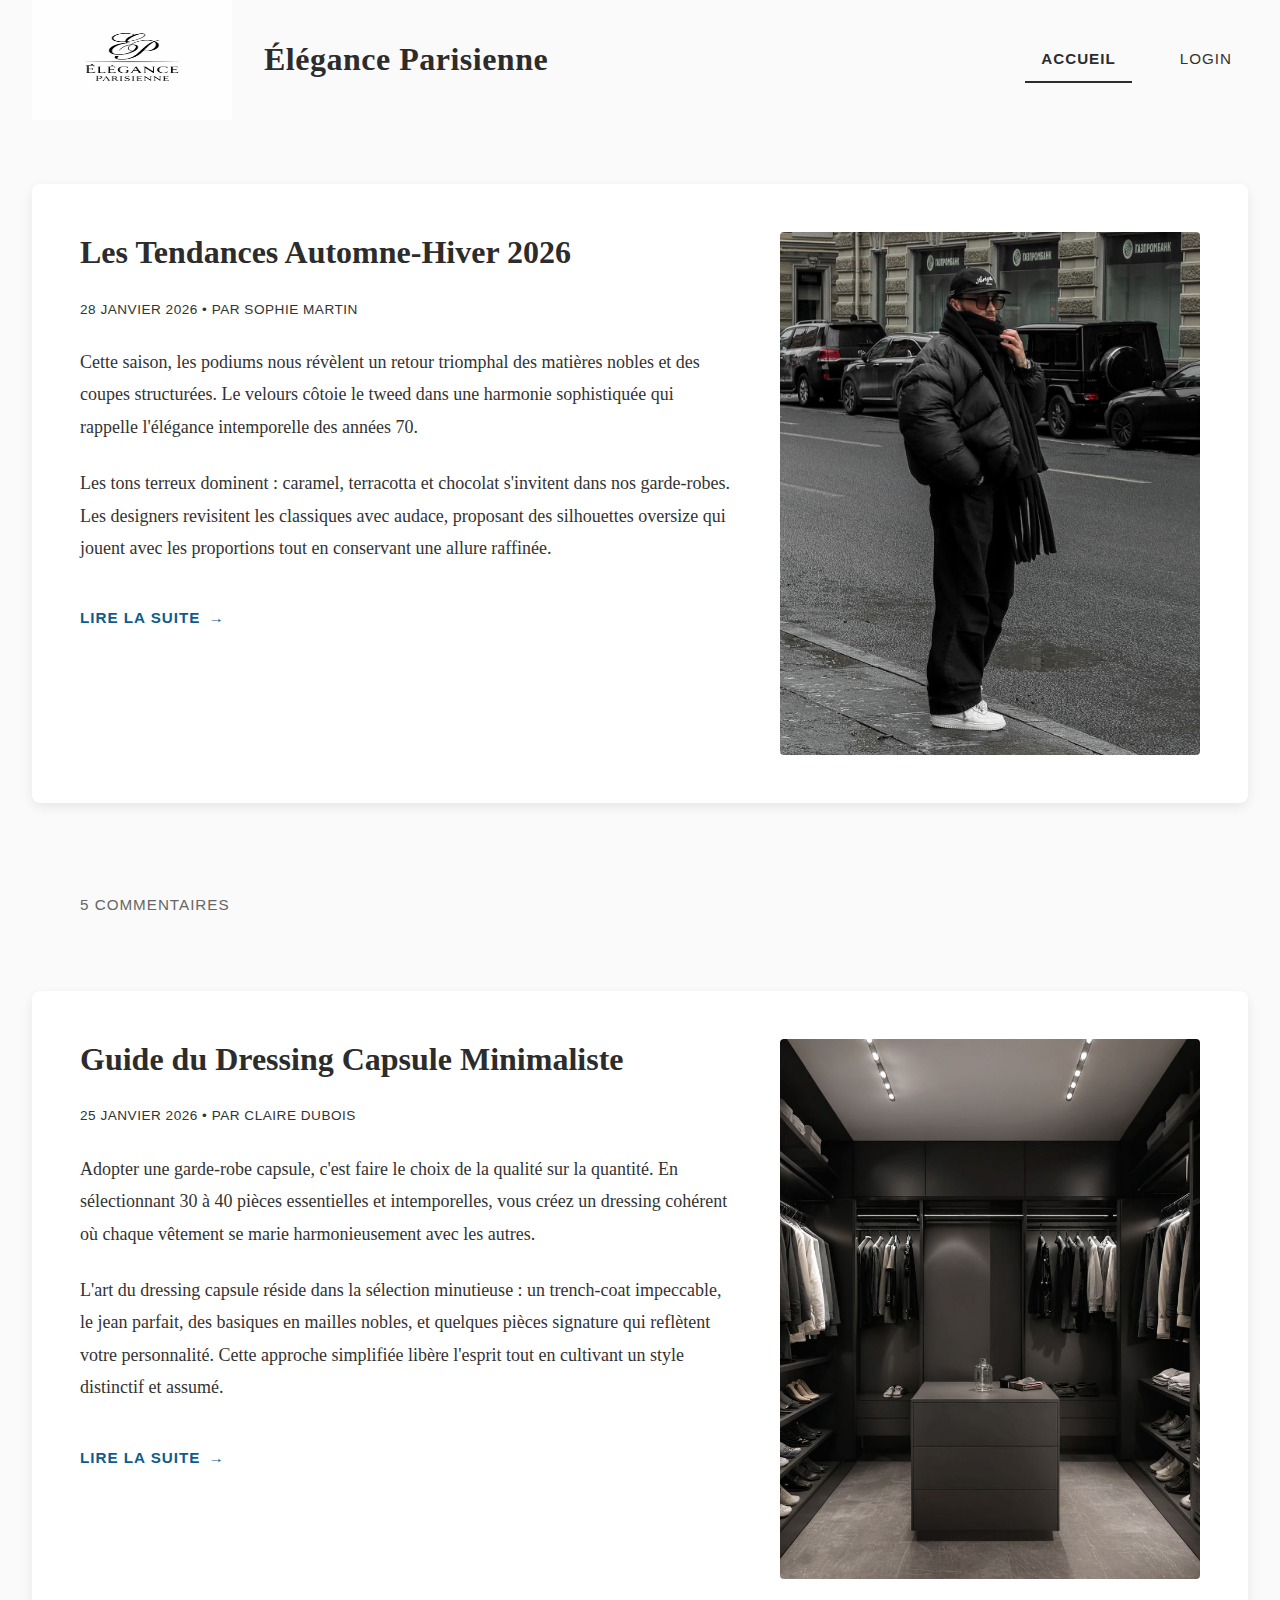
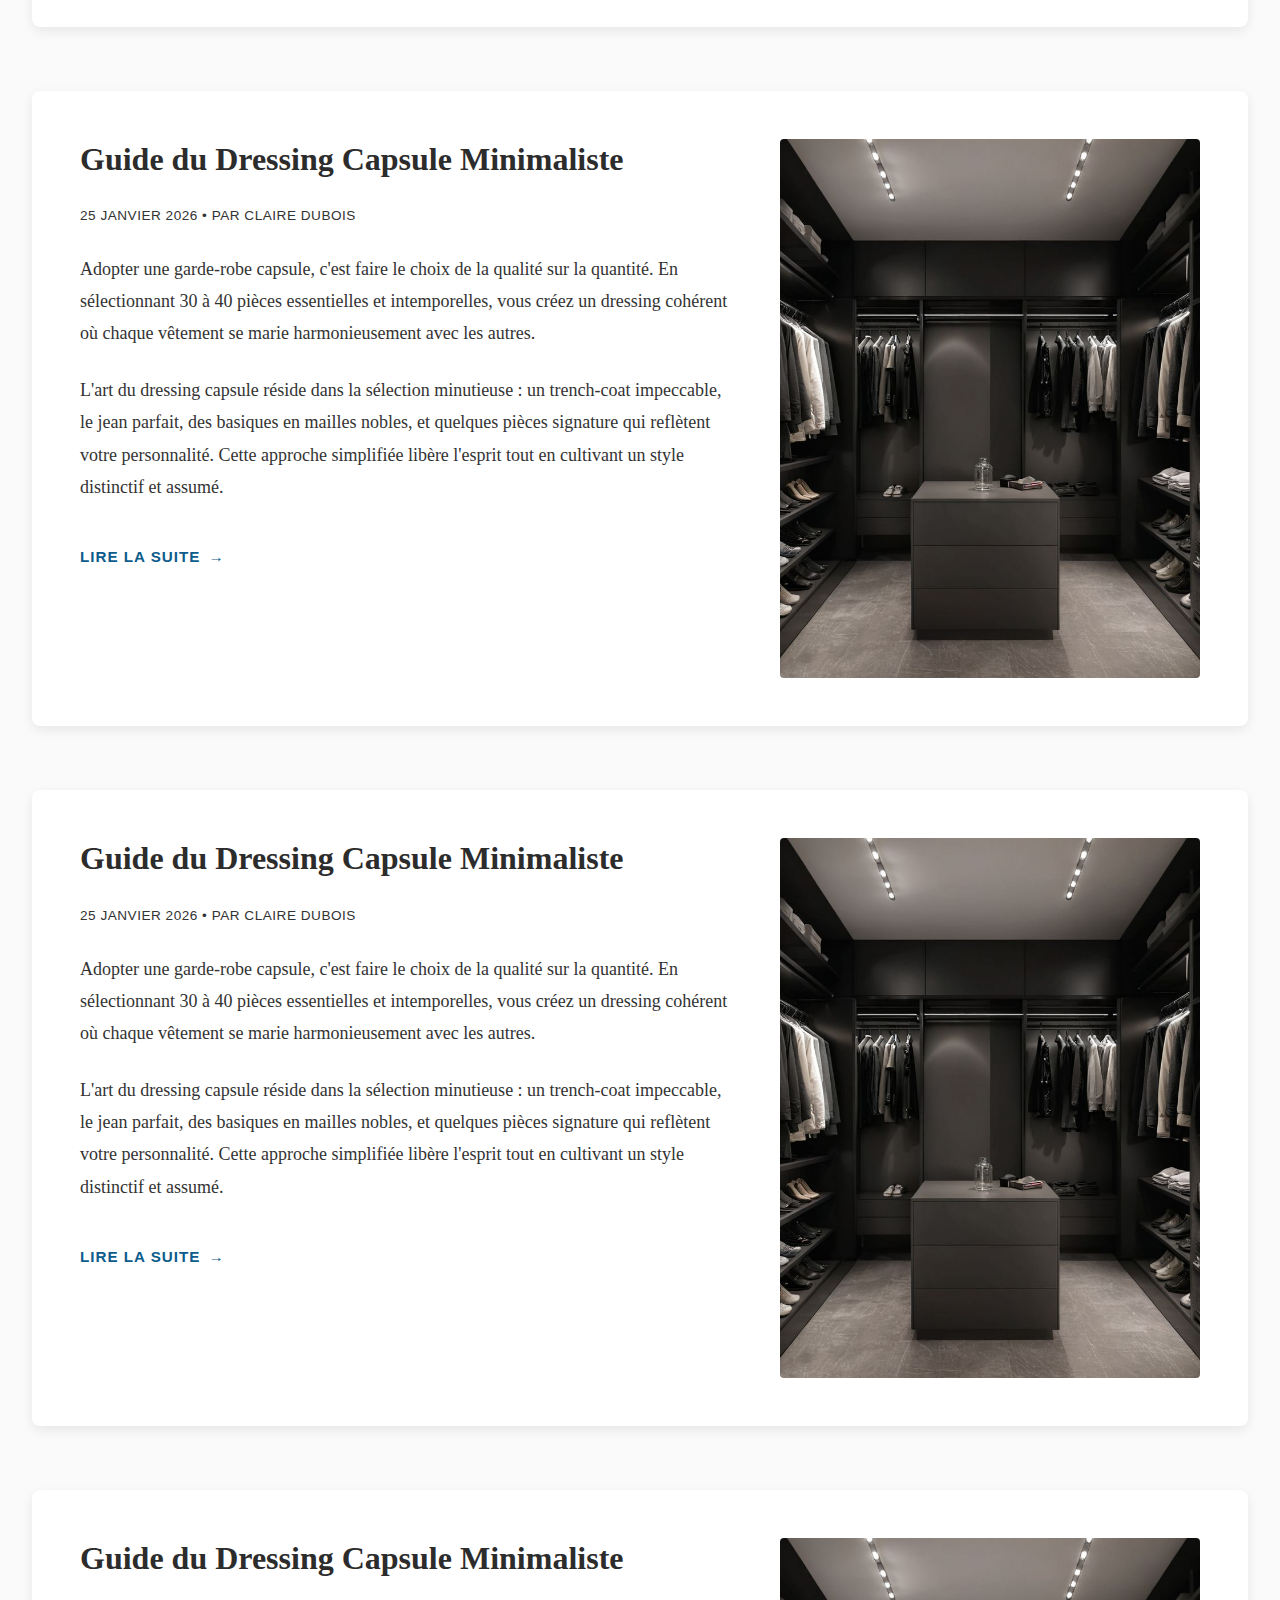
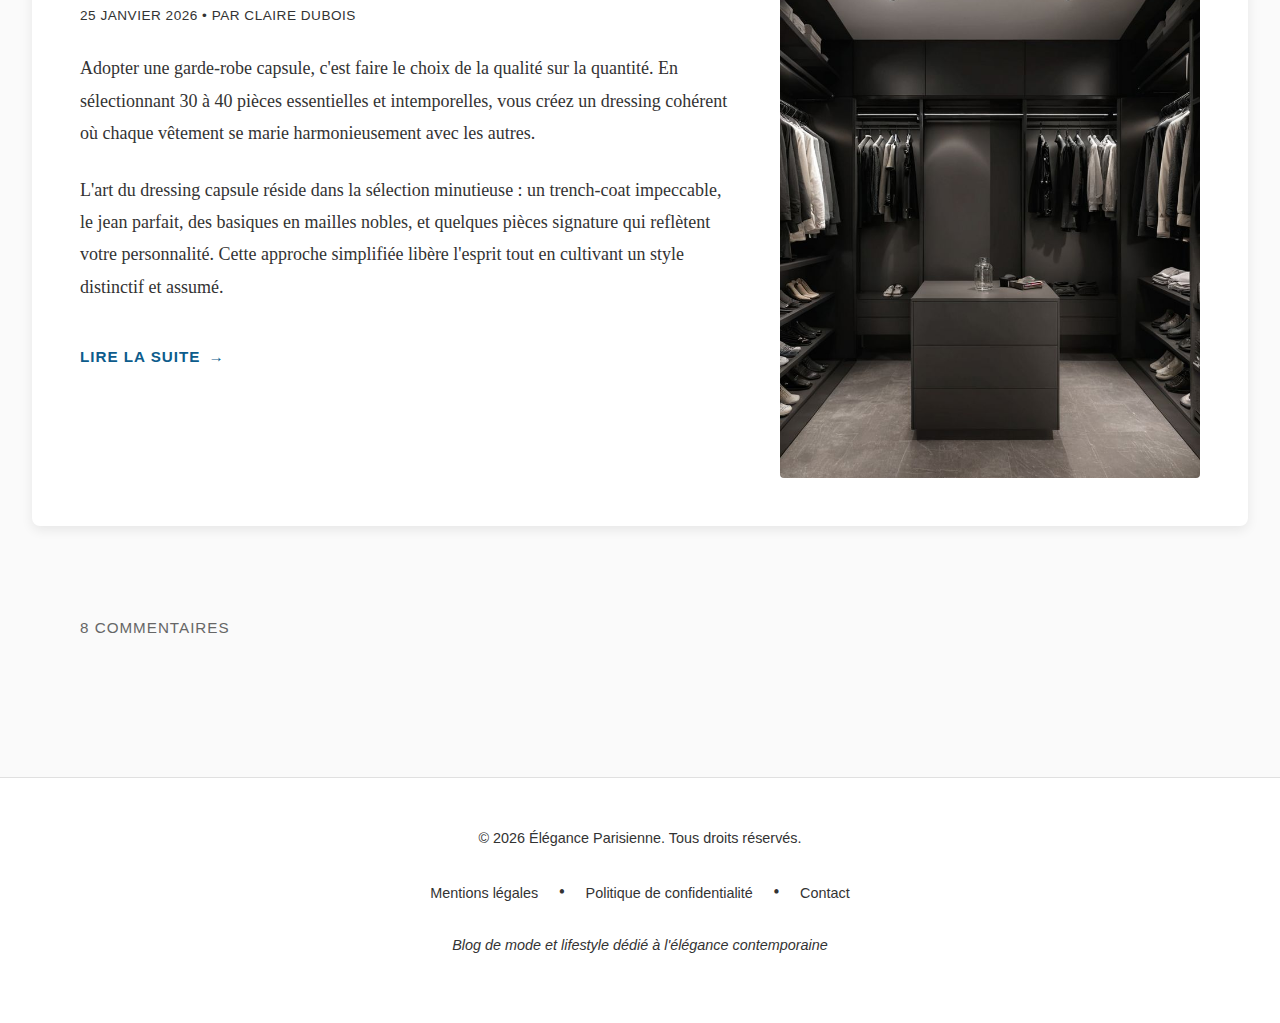
<file: styles/index.html>
<!DOCTYPE html>
<html lang="fr">
<head>
    <meta charset="UTF-8">
    <meta name="viewport" content="width=device-width, initial-scale=1.0">
    <meta name="description" content="Blog de mode élégant proposant des articles sur les dernières tendances, conseils de style et inspirations fashion">
    <title>Élégance Parisienne - Blog Mode & Style</title>
    <link rel="stylesheet" href="global.css">
</head>
<body>
<!-- Header principal -->
<header>
    <div class="header-container">
        <div class="logo-container">
            <img src="logo.png"
                 alt="Logo Élégance Parisienne - Retour à l'accueil"
                 width="200"
                 height="120">
        </div>
        <h1 class="site-title">Élégance Parisienne</h1>
        <nav role="navigation" >
            <a href="index.html" aria-current="page" class="nav-link">Accueil</a>
            <a href="login.html" class="nav-link login-link">Login</a>
        </nav>
    </div>
</header>

<!-- Contenu principal -->
<main role="main" >
    <div class="main-container">

        <!-- Article 1 -->
        <article class="blog-article" aria-labelledby="article1-title">
            <div class="article-content">
                <h2 id="article1-title">Les Tendances Automne-Hiver 2026</h2>
                <p class="article-meta">
                    <time datetime="2026-01-28">28 janvier 2026</time> •
                    <span>Par Sophie Martin</span>
                </p>
                <p>Cette saison, les podiums nous révèlent un retour triomphal des matières nobles et des coupes structurées. Le velours côtoie le tweed dans une harmonie sophistiquée qui rappelle l'élégance intemporelle des années 70.</p>
                <p>Les tons terreux dominent : caramel, terracotta et chocolat s'invitent dans nos garde-robes. Les designers revisitent les classiques avec audace, proposant des silhouettes oversize qui jouent avec les proportions tout en conservant une allure raffinée.</p>
                <a href="article1.html" class="read-more" aria-label="Lire l'article complet sur les tendances Automne-Hiver 2026">
                    Lire la suite <span aria-hidden="true">→</span>
                </a>
            </div>
            <div class="article-image" role="img" aria-label="Image d'illustration montrant les tendances mode automne-hiver">
                <img src="automneHiver.jpg"
                     alt="Collection automne-hiver présentant des pièces en velours et tweed">
            </div>
        </article>

        <div class="comments-section" >
            <h3 id="comments1-title" class="comments-title">5 commentaires</h3>
        </div>

        <!-- Article 2 -->
        <article class="blog-article">
            <div class="article-content">
                <h2 id="article2-title">Guide du Dressing Capsule Minimaliste</h2>
                <p class="article-meta">
                    <time datetime="2026-01-25">25 janvier 2026</time> •
                    <span>Par Claire Dubois</span>
                </p>
                <p>Adopter une garde-robe capsule, c'est faire le choix de la qualité sur la quantité. En sélectionnant 30 à 40 pièces essentielles et intemporelles, vous créez un dressing cohérent où chaque vêtement se marie harmonieusement avec les autres.</p>
                <p>L'art du dressing capsule réside dans la sélection minutieuse : un trench-coat impeccable, le jean parfait, des basiques en mailles nobles, et quelques pièces signature qui reflètent votre personnalité. Cette approche simplifiée libère l'esprit tout en cultivant un style distinctif et assumé.</p>
                <a href="article2.html" class="read-more" aria-label="Lire l'article complet sur le dressing capsule minimaliste">
                    Lire la suite <span>→</span>
                </a>
            </div>
            <div class="article-image" role="img" aria-label="Image d'illustration d'un dressing minimaliste organisé">
                <img src="dressing1.jpg"
                     alt="Dressing organisé avec pièces essentielles de qualité">
            </div>
        </article>


        <!-- Article 3 -->
        <article class="blog-article" >
            <div class="article-content">
                <h2 id="article3-title">Guide du Dressing Capsule Minimaliste</h2>
                <p class="article-meta">
                    <time datetime="2026-01-25">25 janvier 2026</time> •
                    <span>Par Claire Dubois</span>
                </p>
                <p>Adopter une garde-robe capsule, c'est faire le choix de la qualité sur la quantité. En sélectionnant 30 à 40 pièces essentielles et intemporelles, vous créez un dressing cohérent où chaque vêtement se marie harmonieusement avec les autres.</p>
                <p>L'art du dressing capsule réside dans la sélection minutieuse : un trench-coat impeccable, le jean parfait, des basiques en mailles nobles, et quelques pièces signature qui reflètent votre personnalité. Cette approche simplifiée libère l'esprit tout en cultivant un style distinctif et assumé.</p>
                <a href="article3.html" class="read-more" aria-label="Lire l'article complet sur le dressing capsule minimaliste">
                    Lire la suite <span>→</span>
                </a>
            </div>
            <div class="article-image" role="img" aria-label="Image d'illustration d'un dressing minimaliste organisé">
                <img src="dressing1.jpg"
                    >
            </div>
        </article>



        <!-- Article 4 -->
        <article class="blog-article" aria-labelledby="article2-title">
            <div class="article-content">
                <h2 id="article4-title">Guide du Dressing Capsule Minimaliste</h2>
                <p class="article-meta">
                    <time datetime="2026-01-25">25 janvier 2026</time> •
                    <span>Par Claire Dubois</span>
                </p>
                <p>Adopter une garde-robe capsule, c'est faire le choix de la qualité sur la quantité. En sélectionnant 30 à 40 pièces essentielles et intemporelles, vous créez un dressing cohérent où chaque vêtement se marie harmonieusement avec les autres.</p>
                <p>L'art du dressing capsule réside dans la sélection minutieuse : un trench-coat impeccable, le jean parfait, des basiques en mailles nobles, et quelques pièces signature qui reflètent votre personnalité. Cette approche simplifiée libère l'esprit tout en cultivant un style distinctif et assumé.</p>
                <a href="article4.html" class="read-more" aria-label="Lire l'article complet sur le dressing capsule minimaliste">
                    Lire la suite <span>→</span>
                </a>
            </div>
            <div class="article-image" role="img" aria-label="Image d'illustration d'un dressing minimaliste organisé">
                <img src="dressing1.jpg"
                     >
            </div>
        </article>




        <!-- Article 5 -->
        <article class="blog-article" >
            <div class="article-content">
                <h2 id="article5-title">Guide du Dressing Capsule Minimaliste</h2>
                <p class="article-meta" >
                    <time datetime="2026-01-25">25 janvier 2026</time> •
                    <span>Par Claire Dubois</span>
                </p>
                <p>Adopter une garde-robe capsule, c'est faire le choix de la qualité sur la quantité. En sélectionnant 30 à 40 pièces essentielles et intemporelles, vous créez un dressing cohérent où chaque vêtement se marie harmonieusement avec les autres.</p>
                <p>L'art du dressing capsule réside dans la sélection minutieuse : un trench-coat impeccable, le jean parfait, des basiques en mailles nobles, et quelques pièces signature qui reflètent votre personnalité. Cette approche simplifiée libère l'esprit tout en cultivant un style distinctif et assumé.</p>
                <a href="article5.html" class="read-more" aria-label="Lire l'article complet sur le dressing capsule minimaliste">
                    Lire la suite <span aria-hidden="true">→</span>
                </a>
            </div>
            <div class="article-image" role="img" aria-label="Image d'illustration d'un dressing minimaliste organisé">
                <img src="dressing1.jpg"
                    >
            </div>
        </article>


        <div class="comments-section" >
            <h3 id="comments2-title" class="comments-title">8 commentaires</h3>
        </div>

    </div>
</main>

<!-- Footer -->
<footer role="contentinfo">
    <div class="footer-container">
        <div class="footer-content">
            <p>&copy; 2026 Élégance Parisienne. Tous droits réservés.</p>
            <nav aria-label="Navigation secondaire du pied de page">
                <a href="mentions-legales.html">Mentions légales</a>
                <span aria-hidden="true">•</span>
                <a href="confidentialite.html">Politique de confidentialité</a>
                <span aria-hidden="true">•</span>
                <a href="contact.html">Contact</a>
            </nav>
            <p class="footer-description">Blog de mode et lifestyle dédié à l'élégance contemporaine</p>
        </div>
    </div>
</footer>

<a href="#main-content" class="skip-link">Aller au contenu principal</a>
</body>
</html>
</file>
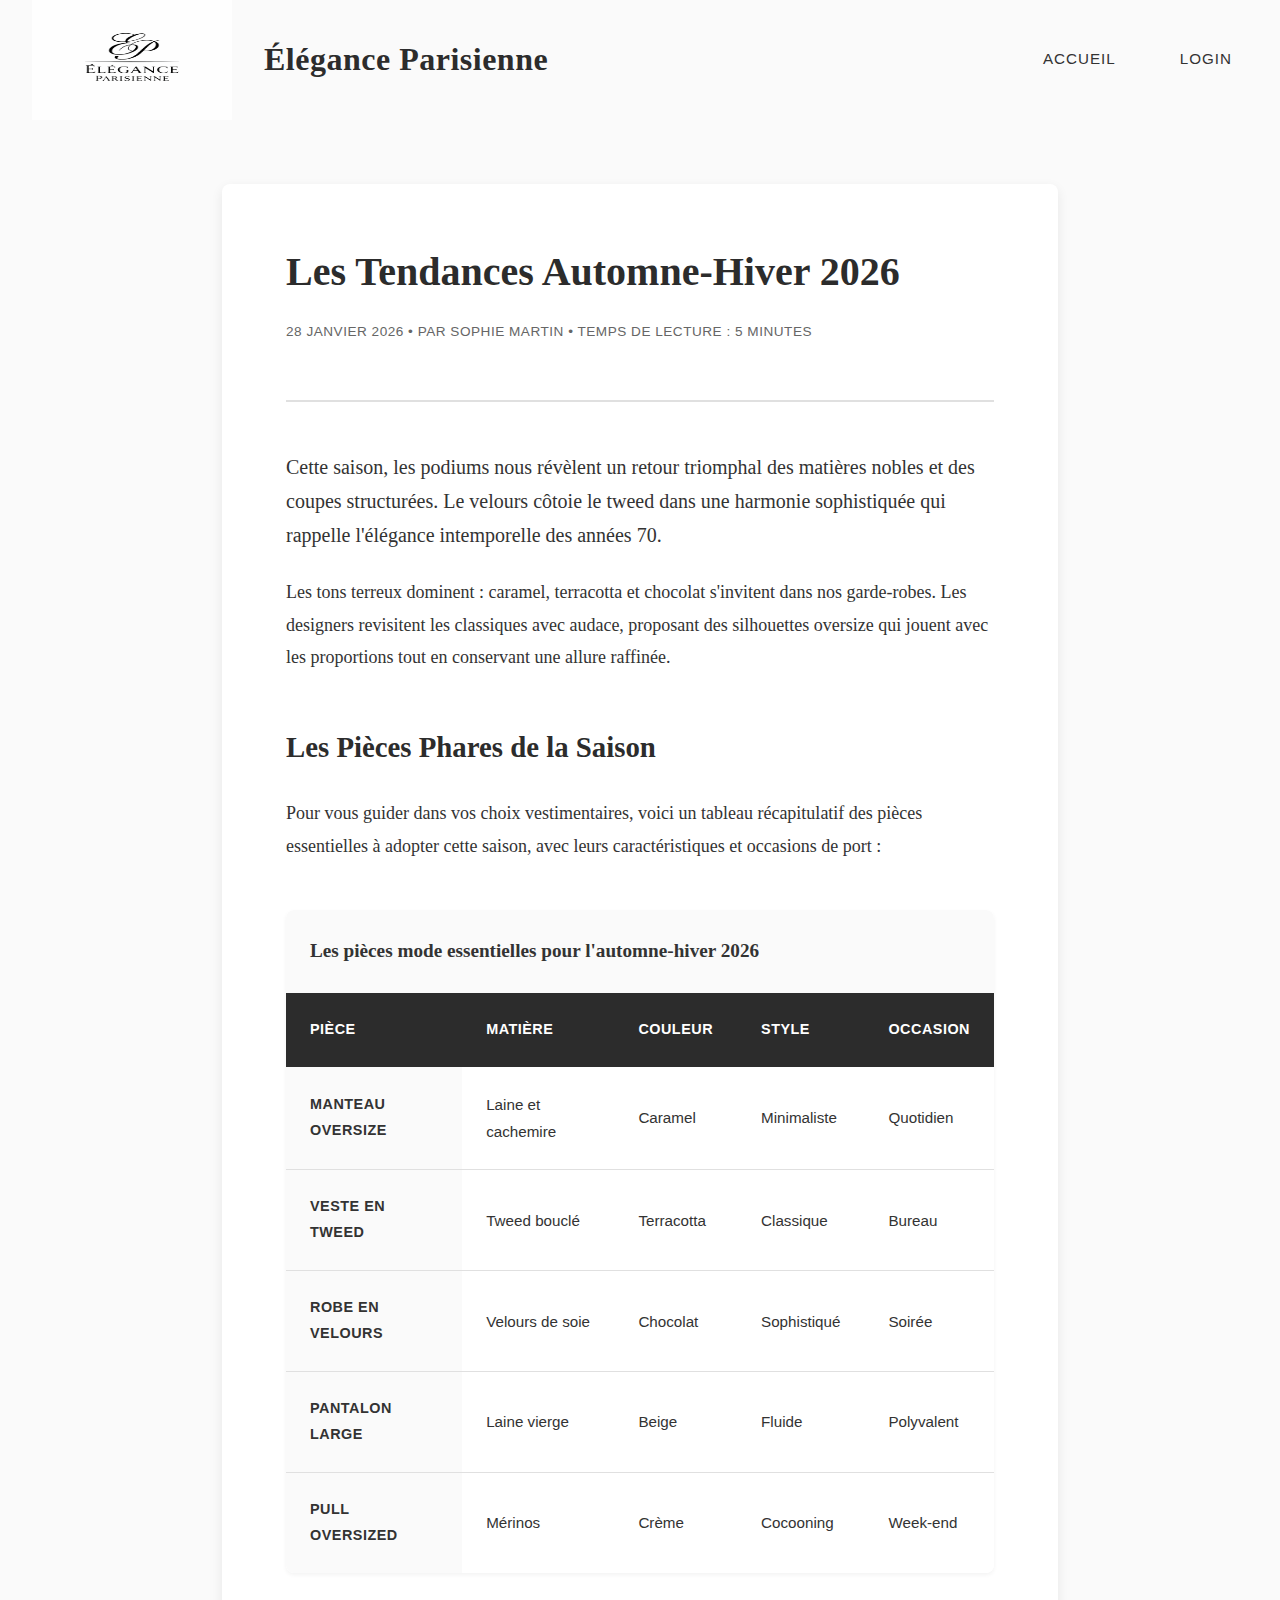
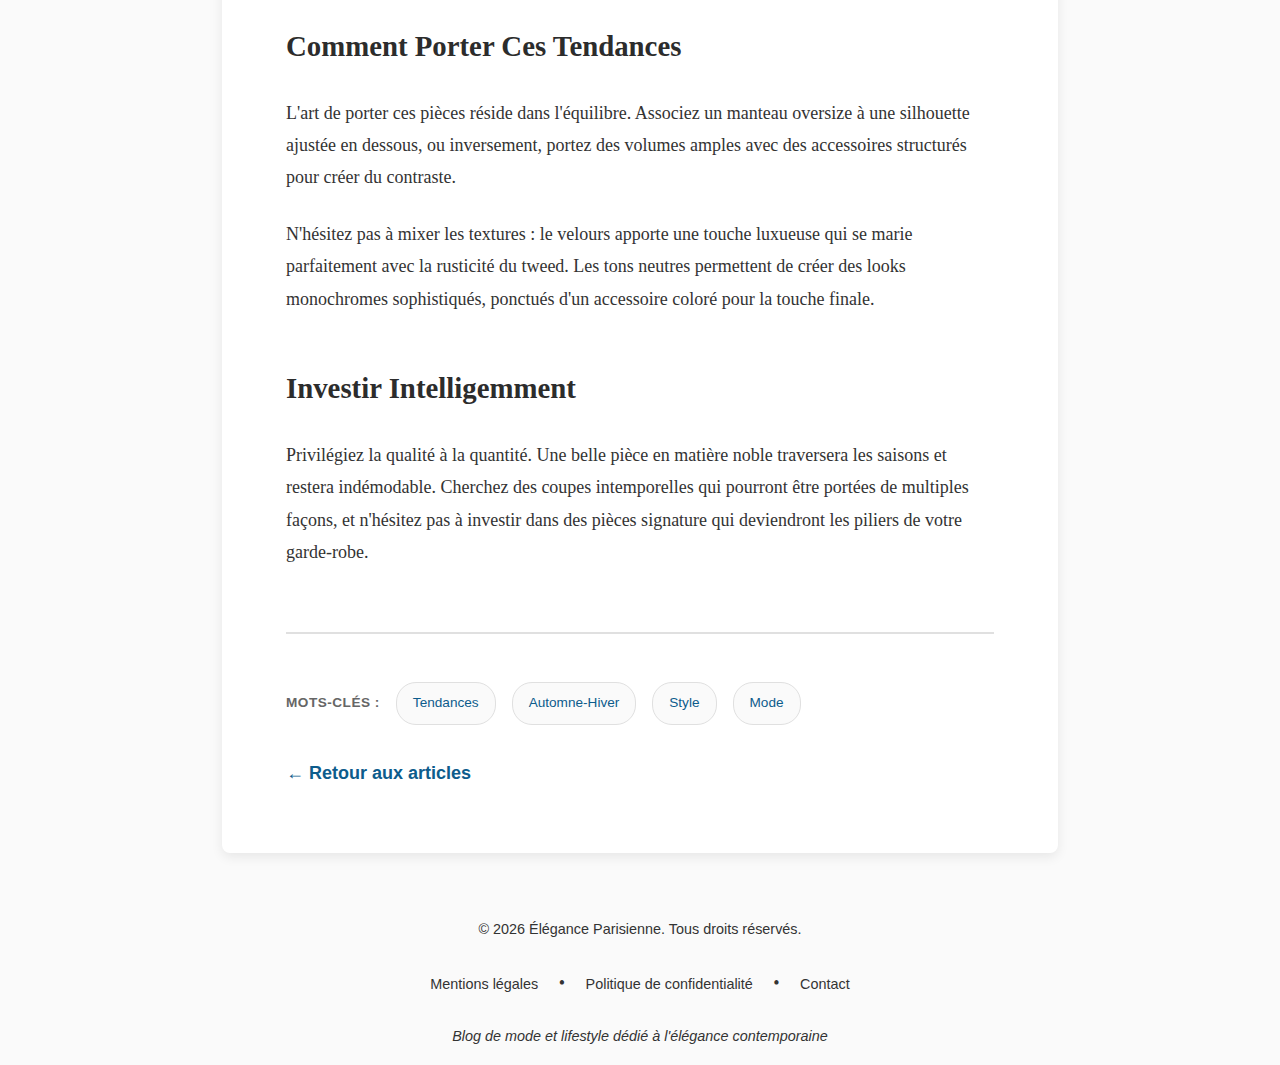
<file: styles/article1.html>
<!DOCTYPE html>
<html lang="fr">
<head>
    <meta charset="UTF-8">
    <meta name="viewport" content="width=device-width, initial-scale=1.0">
    <meta name="description" content="Les tendances mode automne-hiver 2026 : découvrez les pièces essentielles de la saison">
    <title>Les Tendances Automne-Hiver 2026 - Élégance Parisienne</title>
    <link rel="stylesheet" href="global.css">
</head>
<body>
<!-- Header -->
<header>
    <div class="header-container">
        <div class="logo-container">
            <a href="index.html">
                <img src="logo.png"
                     alt="Logo Élégance Parisienne - Retour à l'accueil"
                     width="200"
                     height="120">
            </a>
        </div>
        <h1 class="site-title">Élégance Parisienne</h1>
            <a href="index.html" class="nav-link">Accueil</a>
            <a href="login.html" class="nav-link login-link">Login</a>
    </div>
</header>

<!-- Contenu principal -->
<main>
    <div class="article-page-container">

        <article class="full-article" aria-labelledby="main-article-title">
            <header class="article-header">
                <h1 id="main-article-title">Les Tendances Automne-Hiver 2026</h1>
                <p class="article-meta" >
                    <time datetime="2026-01-28">28 janvier 2026</time> •
                    <span>Par Sophie Martin</span> •
                    <span>Temps de lecture : 5 minutes</span>
                </p>
            </header>

            <div class="article-body">
                <p class="lead-paragraph">Cette saison, les podiums nous révèlent un retour triomphal des matières nobles et des coupes structurées. Le velours côtoie le tweed dans une harmonie sophistiquée qui rappelle l'élégance intemporelle des années 70.</p>

                <p>Les tons terreux dominent : caramel, terracotta et chocolat s'invitent dans nos garde-robes. Les designers revisitent les classiques avec audace, proposant des silhouettes oversize qui jouent avec les proportions tout en conservant une allure raffinée.</p>

                <h2>Les Pièces Phares de la Saison</h2>

                <p>Pour vous guider dans vos choix vestimentaires, voici un tableau récapitulatif des pièces essentielles à adopter cette saison, avec leurs caractéristiques et occasions de port :</p>

                <!-- Tableau accessible (Règle Opquast #231) -->
                <div class="table-container">
                    <table aria-describedby="table-caption">
                        <caption id="table-caption">
                            Les pièces mode essentielles pour l'automne-hiver 2026
                        </caption>
                        <thead>
                        <tr>
                            <th scope="col">Pièce</th>
                            <th scope="col">Matière</th>
                            <th scope="col">Couleur</th>
                            <th scope="col">Style</th>
                            <th scope="col">Occasion</th>
                        </tr>
                        </thead>
                        <tbody>
                        <tr>
                            <th scope="row">Manteau Oversize</th>
                            <td>Laine et cachemire</td>
                            <td>Caramel</td>
                            <td>Minimaliste</td>
                            <td>Quotidien</td>
                        </tr>
                        <tr>
                            <th scope="row">Veste en Tweed</th>
                            <td>Tweed bouclé</td>
                            <td>Terracotta</td>
                            <td>Classique</td>
                            <td>Bureau</td>
                        </tr>
                        <tr>
                            <th scope="row">Robe en Velours</th>
                            <td>Velours de soie</td>
                            <td>Chocolat</td>
                            <td>Sophistiqué</td>
                            <td>Soirée</td>
                        </tr>
                        <tr>
                            <th scope="row">Pantalon Large</th>
                            <td>Laine vierge</td>
                            <td>Beige</td>
                            <td>Fluide</td>
                            <td>Polyvalent</td>
                        </tr>
                        <tr>
                            <th scope="row">Pull Oversized</th>
                            <td>Mérinos</td>
                            <td>Crème</td>
                            <td>Cocooning</td>
                            <td>Week-end</td>
                        </tr>
                        </tbody>
                    </table>
                </div>

                <h2>Comment Porter Ces Tendances</h2>

                <p>L'art de porter ces pièces réside dans l'équilibre. Associez un manteau oversize à une silhouette ajustée en dessous, ou inversement, portez des volumes amples avec des accessoires structurés pour créer du contraste.</p>

                <p>N'hésitez pas à mixer les textures : le velours apporte une touche luxueuse qui se marie parfaitement avec la rusticité du tweed. Les tons neutres permettent de créer des looks monochromes sophistiqués, ponctués d'un accessoire coloré pour la touche finale.</p>

                <h2>Investir Intelligemment</h2>

                <p>Privilégiez la qualité à la quantité. Une belle pièce en matière noble traversera les saisons et restera indémodable. Cherchez des coupes intemporelles qui pourront être portées de multiples façons, et n'hésitez pas à investir dans des pièces signature qui deviendront les piliers de votre garde-robe.</p>
            </div>

            <footer class="article-footer">
                <div class="tags" role="navigation" aria-label="Étiquettes de l'article">
                    <span class="tags-label">Mots-clés :</span>
                    <a href="#" class="tag">Tendances</a>
                    <a href="#" class="tag">Automne-Hiver</a>
                    <a href="#" class="tag">Style</a>
                    <a href="#" class="tag">Mode</a>
                </div>

                <nav aria-label="Navigation entre articles" class="article-navigation">
                    <a href="index.html" class="back-link">← Retour aux articles</a>
                </nav>
            </footer>
        </article>

    </div>
</main>

<!-- Footer -->
<footer>
    <div class="footer-container">
        <div class="footer-content">
            <p>&copy; 2026 Élégance Parisienne. Tous droits réservés.</p>
            <nav aria-label="Navigation secondaire du pied de page">
                <a href="mentions-legales.html">Mentions légales</a>
                <span aria-hidden="true">•</span>
                <a href="confidentialite.html">Politique de confidentialité</a>
                <span aria-hidden="true">•</span>
                <a href="contact.html">Contact</a>
            </nav>
            <p class="footer-description">Blog de mode et lifestyle dédié à l'élégance contemporaine</p>
        </div>
    </div>
</footer>

<!-- Lien d'évitement (Règle Opquast #6) -->
<a href="#main-content" class="skip-link">Aller au contenu principal</a>
</body>
</html>
</file>
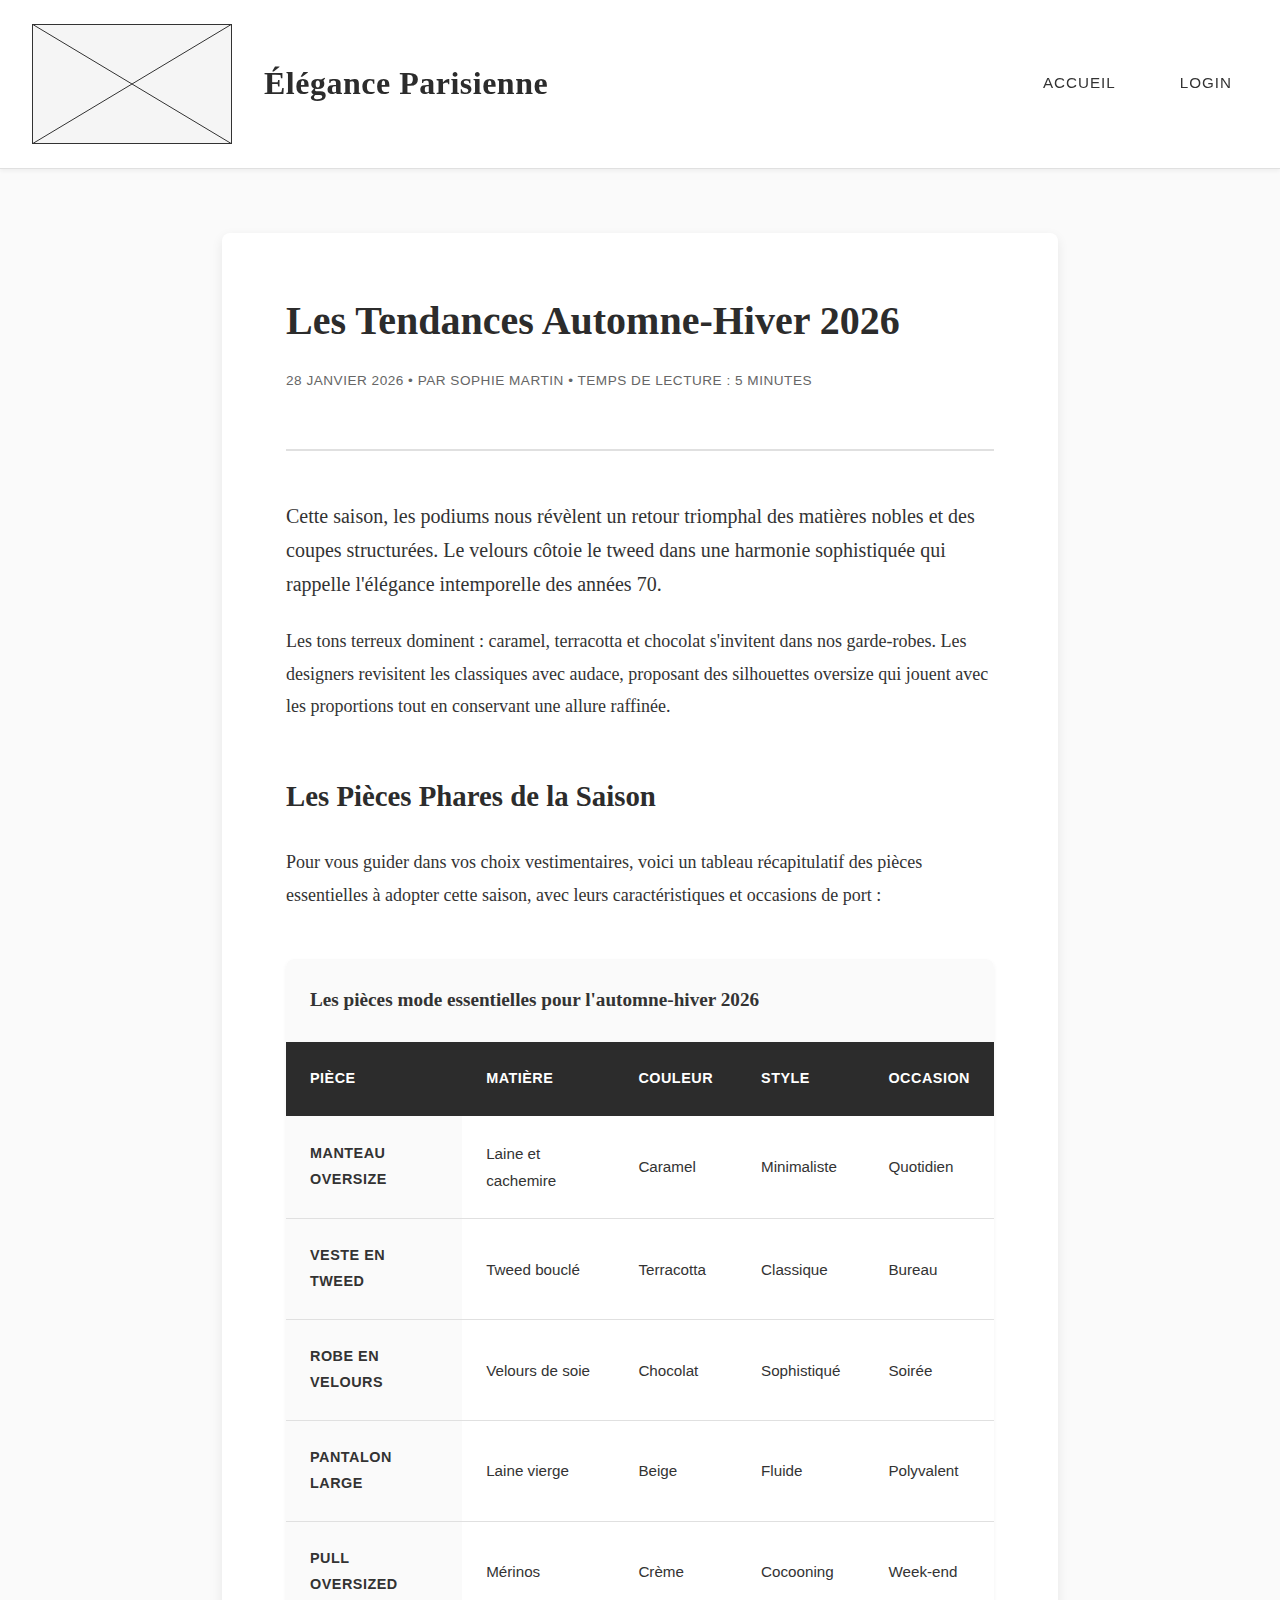
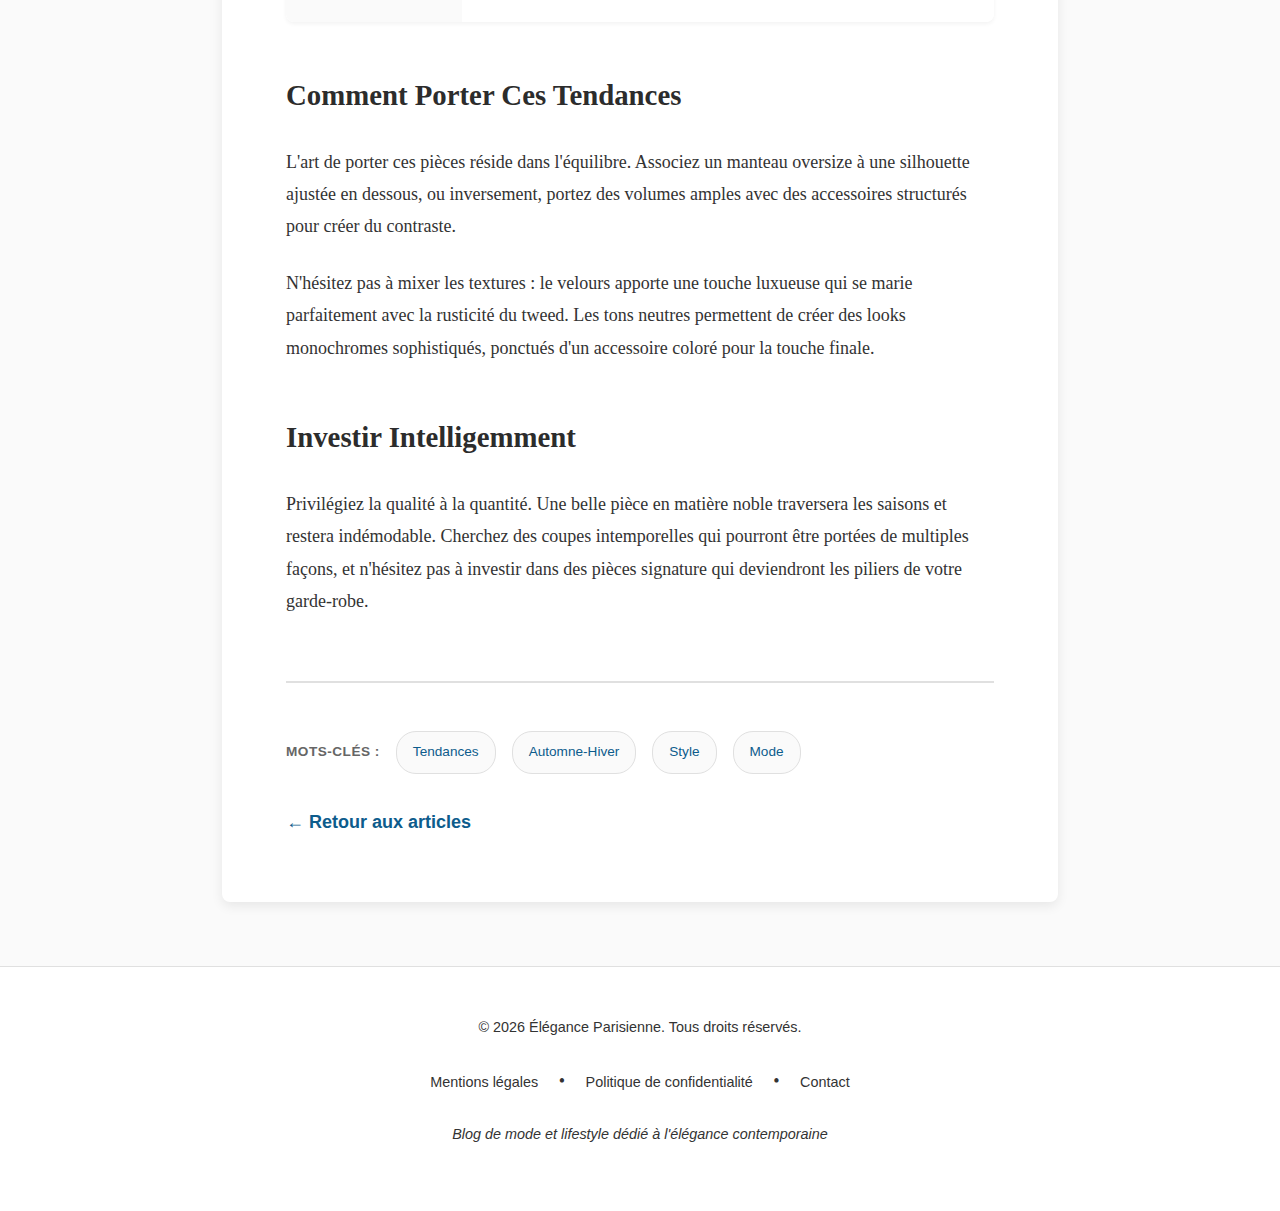
<file: styles/Article1.html>
<!DOCTYPE html>
<html lang="fr">
<head>
    <meta charset="UTF-8">
    <meta name="viewport" content="width=device-width, initial-scale=1.0">
    <meta name="description" content="Les tendances mode automne-hiver 2026 : découvrez les pièces essentielles de la saison">
    <title>Les Tendances Automne-Hiver 2026 - Élégance Parisienne</title>
    <link rel="stylesheet" href="global.css">
</head>
<body>
<!-- Header -->
<header role="banner" aria-label="En-tête principal du site">
    <div class="header-container">
        <div class="logo-container">
            <a href="index.html">
                <img src="data:image/svg+xml,%3Csvg xmlns='http://www.w3.org/2000/svg' viewBox='0 0 200 120' width='200' height='120'%3E%3Crect width='200' height='120' fill='%23f5f5f5' stroke='%23333' stroke-width='2'/%3E%3Cline x1='0' y1='0' x2='200' y2='120' stroke='%23333' stroke-width='1'/%3E%3Cline x1='200' y1='0' x2='0' y2='120' stroke='%23333' stroke-width='1'/%3E%3C/svg%3E"
                     alt="Logo Élégance Parisienne - Retour à l'accueil"
                     width="200"
                     height="120">
            </a>
        </div>
        <h1 class="site-title">Élégance Parisienne</h1>
        <nav role="navigation" aria-label="Navigation principale">
            <a href="index.html" class="nav-link">Accueil</a>
            <a href="login.html" class="nav-link login-link">Login</a>
        </nav>
    </div>
</header>

<!-- Contenu principal -->
<main role="main" aria-label="Contenu principal" id="main-content">
    <div class="article-page-container">

        <article class="full-article" aria-labelledby="main-article-title">
            <header class="article-header">
                <h1 id="main-article-title">Les Tendances Automne-Hiver 2026</h1>
                <p class="article-meta" aria-label="Métadonnées de l'article">
                    <time datetime="2026-01-28">28 janvier 2026</time> •
                    <span>Par Sophie Martin</span> •
                    <span>Temps de lecture : 5 minutes</span>
                </p>
            </header>

            <div class="article-body">
                <p class="lead-paragraph">Cette saison, les podiums nous révèlent un retour triomphal des matières nobles et des coupes structurées. Le velours côtoie le tweed dans une harmonie sophistiquée qui rappelle l'élégance intemporelle des années 70.</p>

                <p>Les tons terreux dominent : caramel, terracotta et chocolat s'invitent dans nos garde-robes. Les designers revisitent les classiques avec audace, proposant des silhouettes oversize qui jouent avec les proportions tout en conservant une allure raffinée.</p>

                <h2>Les Pièces Phares de la Saison</h2>

                <p>Pour vous guider dans vos choix vestimentaires, voici un tableau récapitulatif des pièces essentielles à adopter cette saison, avec leurs caractéristiques et occasions de port :</p>

                <!-- Tableau accessible (Règle Opquast #231) -->
                <div class="table-container">
                    <table aria-describedby="table-caption">
                        <caption id="table-caption">
                            Les pièces mode essentielles pour l'automne-hiver 2026
                        </caption>
                        <thead>
                        <tr>
                            <th scope="col">Pièce</th>
                            <th scope="col">Matière</th>
                            <th scope="col">Couleur</th>
                            <th scope="col">Style</th>
                            <th scope="col">Occasion</th>
                        </tr>
                        </thead>
                        <tbody>
                        <tr>
                            <th scope="row">Manteau Oversize</th>
                            <td>Laine et cachemire</td>
                            <td>Caramel</td>
                            <td>Minimaliste</td>
                            <td>Quotidien</td>
                        </tr>
                        <tr>
                            <th scope="row">Veste en Tweed</th>
                            <td>Tweed bouclé</td>
                            <td>Terracotta</td>
                            <td>Classique</td>
                            <td>Bureau</td>
                        </tr>
                        <tr>
                            <th scope="row">Robe en Velours</th>
                            <td>Velours de soie</td>
                            <td>Chocolat</td>
                            <td>Sophistiqué</td>
                            <td>Soirée</td>
                        </tr>
                        <tr>
                            <th scope="row">Pantalon Large</th>
                            <td>Laine vierge</td>
                            <td>Beige</td>
                            <td>Fluide</td>
                            <td>Polyvalent</td>
                        </tr>
                        <tr>
                            <th scope="row">Pull Oversized</th>
                            <td>Mérinos</td>
                            <td>Crème</td>
                            <td>Cocooning</td>
                            <td>Week-end</td>
                        </tr>
                        </tbody>
                    </table>
                </div>

                <h2>Comment Porter Ces Tendances</h2>

                <p>L'art de porter ces pièces réside dans l'équilibre. Associez un manteau oversize à une silhouette ajustée en dessous, ou inversement, portez des volumes amples avec des accessoires structurés pour créer du contraste.</p>

                <p>N'hésitez pas à mixer les textures : le velours apporte une touche luxueuse qui se marie parfaitement avec la rusticité du tweed. Les tons neutres permettent de créer des looks monochromes sophistiqués, ponctués d'un accessoire coloré pour la touche finale.</p>

                <h2>Investir Intelligemment</h2>

                <p>Privilégiez la qualité à la quantité. Une belle pièce en matière noble traversera les saisons et restera indémodable. Cherchez des coupes intemporelles qui pourront être portées de multiples façons, et n'hésitez pas à investir dans des pièces signature qui deviendront les piliers de votre garde-robe.</p>
            </div>

            <footer class="article-footer">
                <div class="tags" role="navigation" aria-label="Étiquettes de l'article">
                    <span class="tags-label">Mots-clés :</span>
                    <a href="#" class="tag">Tendances</a>
                    <a href="#" class="tag">Automne-Hiver</a>
                    <a href="#" class="tag">Style</a>
                    <a href="#" class="tag">Mode</a>
                </div>

                <nav aria-label="Navigation entre articles" class="article-navigation">
                    <a href="index.html" class="back-link">← Retour aux articles</a>
                </nav>
            </footer>
        </article>

    </div>
</main>

<!-- Footer -->
<footer role="contentinfo" aria-label="Pied de page">
    <div class="footer-container">
        <div class="footer-content">
            <p>&copy; 2026 Élégance Parisienne. Tous droits réservés.</p>
            <nav aria-label="Navigation secondaire du pied de page">
                <a href="mentions-legales.html">Mentions légales</a>
                <span aria-hidden="true">•</span>
                <a href="confidentialite.html">Politique de confidentialité</a>
                <span aria-hidden="true">•</span>
                <a href="contact.html">Contact</a>
            </nav>
            <p class="footer-description">Blog de mode et lifestyle dédié à l'élégance contemporaine</p>
        </div>
    </div>
</footer>

<!-- Lien d'évitement (Règle Opquast #6) -->
<a href="#main-content" class="skip-link">Aller au contenu principal</a>
</body>
</html>
</file>
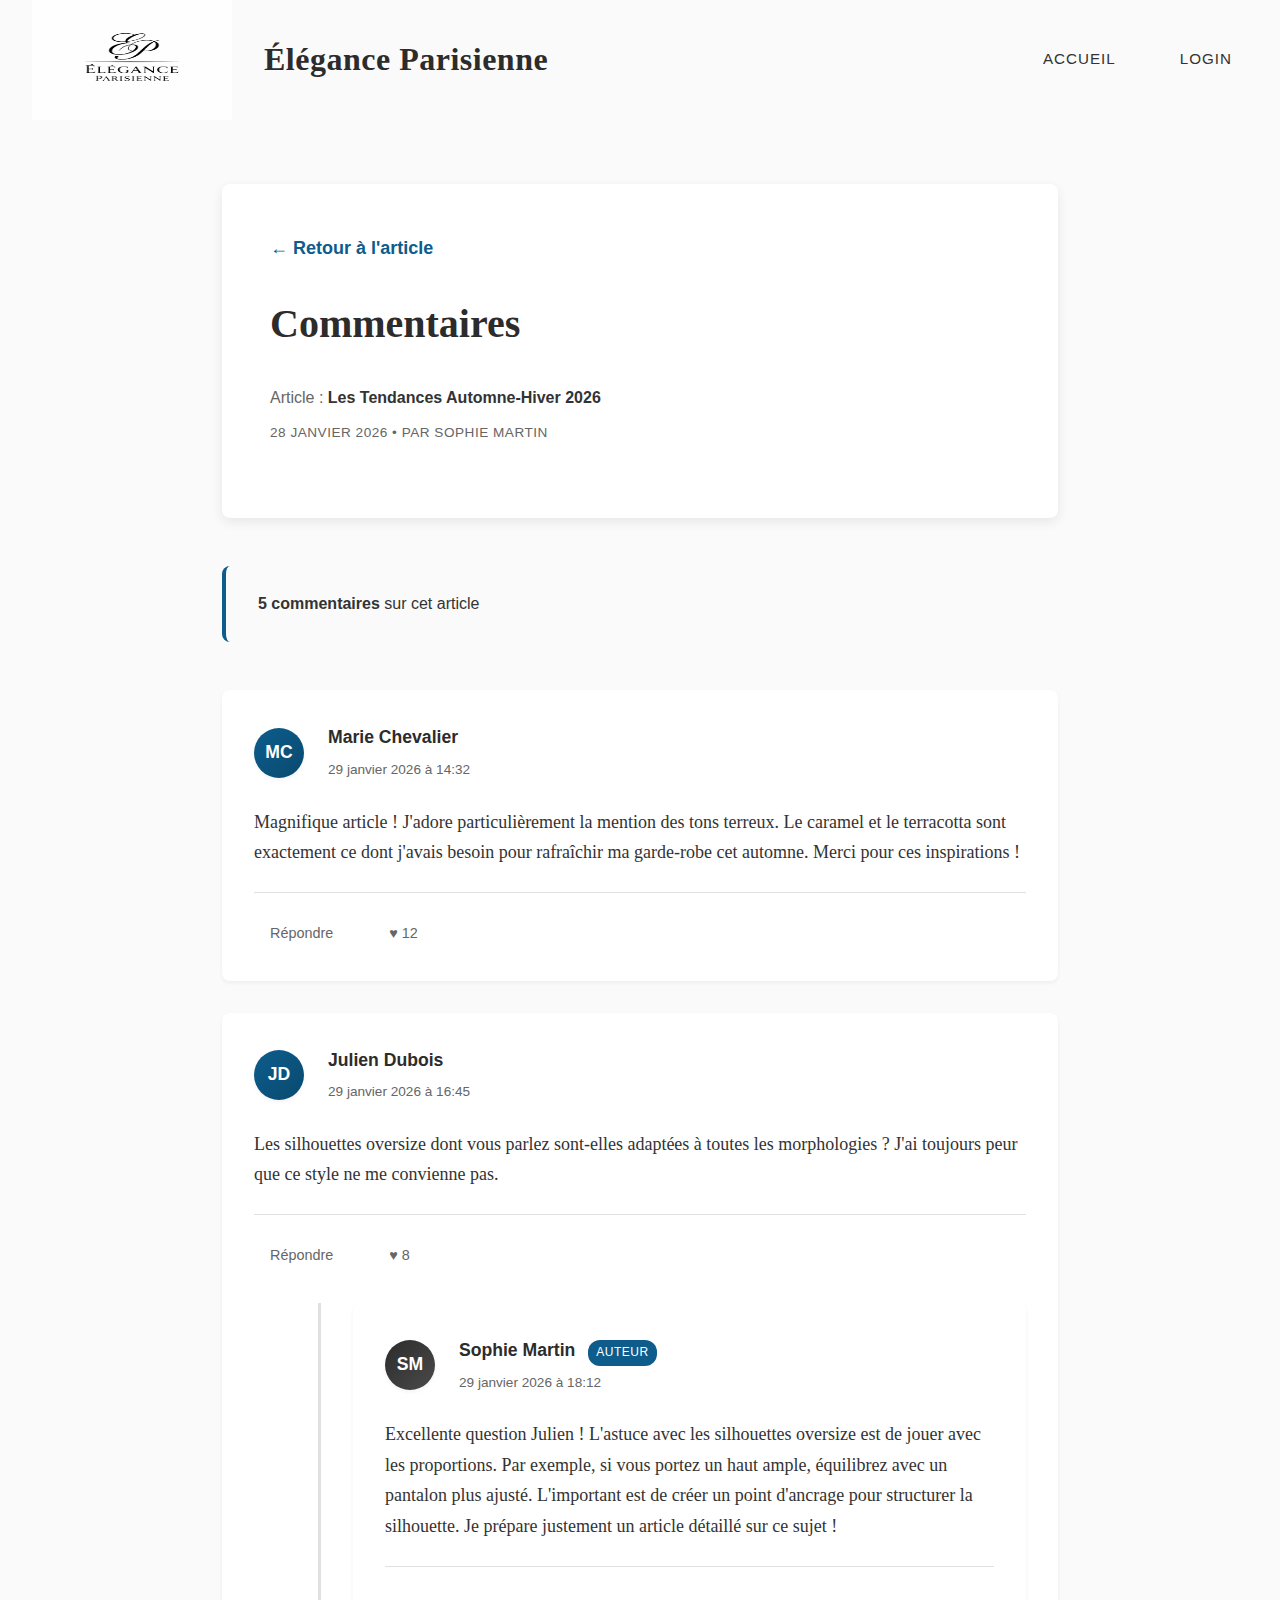
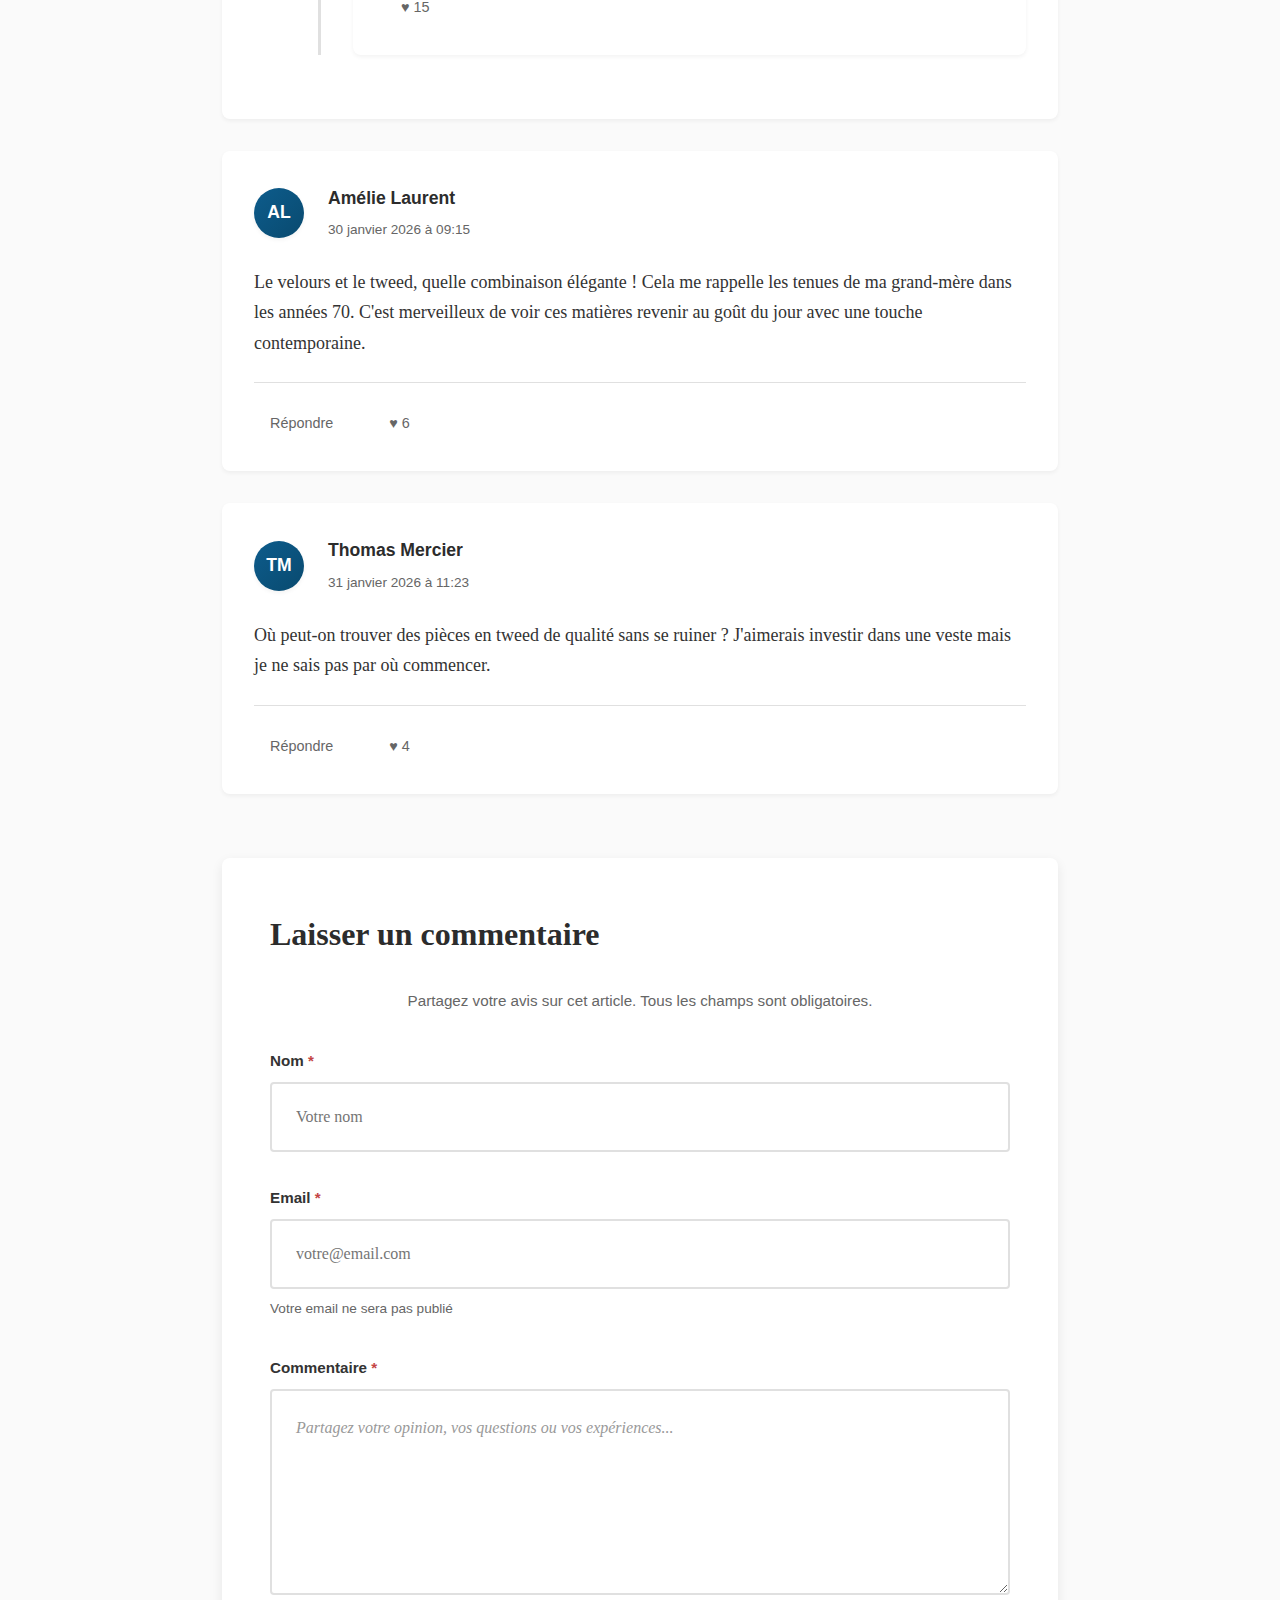
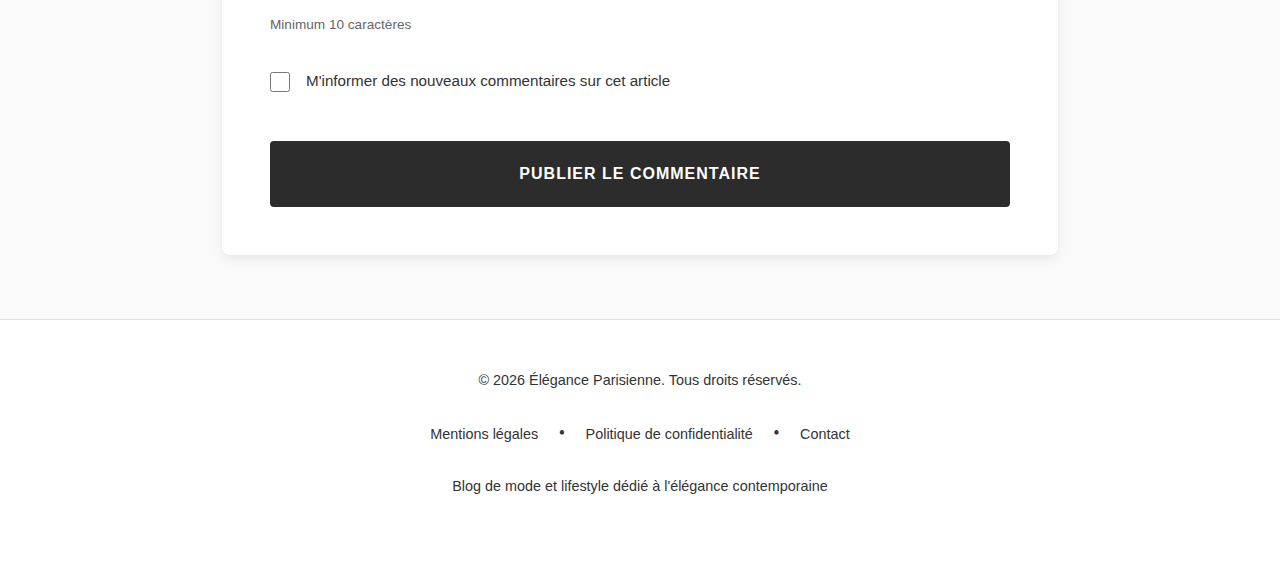
<file: styles/commentaires1.html>
<!DOCTYPE html>
<html lang="fr">
<head>
  <meta charset="UTF-8">
  <meta name="viewport" content="width=device-width, initial-scale=1.0">
  <meta name="description" content="Commentaires de l'article - Les Tendances Automne-Hiver 2026">
  <title>Commentaires - Les Tendances Automne-Hiver 2026 | Élégance Parisienne</title>
  <link rel="stylesheet" href="global.css">
</head>
<body>
<!-- Header principal -->
<header>
  <div class="header-container">
    <div class="logo-container">
      <img src="logo.png" alt="Logo Élégance Parisienne - Retour à l'accueil" width="200" height="120">
    </div>
    <h1 class="site-title">Élégance Parisienne</h1>
    <a href="index.html" class="nav-link">Accueil</a>
    <a href="login.html" class="nav-link login-link">Login</a>
  </div>
</header>

<!-- Contenu principal -->
<main>
  <div class="comments-page-container">
    <!-- En-tête de la page commentaires -->
    <div class="comments-page-header">
      <a href="article1.html" class="back-link">← Retour à l'article</a>
      <h1>Commentaires</h1>
      <p class="article-reference">Article : <strong>Les Tendances Automne-Hiver 2026</strong></p>
      <p class="article-meta">
        <time datetime="2026-01-28">28 janvier 2026</time> • <span>Par Sophie Martin</span>
      </p>
    </div>

    <!-- Statistiques des commentaires -->
    <div class="comments-stats">
      <p><strong>5 commentaires</strong> sur cet article</p>
    </div>

    <!-- Liste des commentaires -->
    <div class="comments-list">
      <!-- Commentaire 1 -->
      <article class="comment-item">
        <div class="comment-header">
          <div class="comment-avatar">MC</div>
          <div class="comment-author-info">
            <h3 class="comment-author">Marie Chevalier</h3>
            <p class="comment-date">
              <time datetime="2026-01-29">29 janvier 2026 à 14:32</time>
            </p>
          </div>
        </div>
        <div class="comment-body">
          <p>Magnifique article ! J'adore particulièrement la mention des tons terreux. Le caramel et le terracotta sont exactement ce dont j'avais besoin pour rafraîchir ma garde-robe cet automne. Merci pour ces inspirations !</p>
        </div>
        <div class="comment-actions">
          <button class="comment-action-btn" aria-label="Répondre à ce commentaire">
            Répondre
          </button>
          <button class="comment-action-btn like-btn" aria-label="Aimer ce commentaire">
            ♥ 12
          </button>
        </div>
      </article>

      <!-- Commentaire 2 -->
      <article class="comment-item">
        <div class="comment-header">
          <div class="comment-avatar">JD</div>
          <div class="comment-author-info">
            <h3 class="comment-author">Julien Dubois</h3>
            <p class="comment-date">
              <time datetime="2026-01-29">29 janvier 2026 à 16:45</time>
            </p>
          </div>
        </div>
        <div class="comment-body">
          <p>Les silhouettes oversize dont vous parlez sont-elles adaptées à toutes les morphologies ? J'ai toujours peur que ce style ne me convienne pas.</p>
        </div>
        <div class="comment-actions">
          <button class="comment-action-btn" aria-label="Répondre à ce commentaire">
            Répondre
          </button>
          <button class="comment-action-btn like-btn" aria-label="Aimer ce commentaire">
            ♥ 8
          </button>
        </div>

        <!-- Réponse à un commentaire -->
        <div class="comment-reply">
          <article class="comment-item reply-item">
            <div class="comment-header">
              <div class="comment-avatar author-badge">SM</div>
              <div class="comment-author-info">
                <h3 class="comment-author">Sophie Martin <span class="author-tag">Auteur</span></h3>
                <p class="comment-date">
                  <time datetime="2026-01-29">29 janvier 2026 à 18:12</time>
                </p>
              </div>
            </div>
            <div class="comment-body">
              <p>Excellente question Julien ! L'astuce avec les silhouettes oversize est de jouer avec les proportions. Par exemple, si vous portez un haut ample, équilibrez avec un pantalon plus ajusté. L'important est de créer un point d'ancrage pour structurer la silhouette. Je prépare justement un article détaillé sur ce sujet !</p>
            </div>
            <div class="comment-actions">
              <button class="comment-action-btn like-btn" aria-label="Aimer ce commentaire">
                ♥ 15
              </button>
            </div>
          </article>
        </div>
      </article>

      <!-- Commentaire 3 -->
      <article class="comment-item">
        <div class="comment-header">
          <div class="comment-avatar">AL</div>
          <div class="comment-author-info">
            <h3 class="comment-author">Amélie Laurent</h3>
            <p class="comment-date">
              <time datetime="2026-01-30">30 janvier 2026 à 09:15</time>
            </p>
          </div>
        </div>
        <div class="comment-body">
          <p>Le velours et le tweed, quelle combinaison élégante ! Cela me rappelle les tenues de ma grand-mère dans les années 70. C'est merveilleux de voir ces matières revenir au goût du jour avec une touche contemporaine.</p>
        </div>
        <div class="comment-actions">
          <button class="comment-action-btn" aria-label="Répondre à ce commentaire">
            Répondre
          </button>
          <button class="comment-action-btn like-btn" aria-label="Aimer ce commentaire">
            ♥ 6
          </button>
        </div>
      </article>

      <!-- Commentaire 4 -->
      <article class="comment-item">
        <div class="comment-header">
          <div class="comment-avatar">TM</div>
          <div class="comment-author-info">
            <h3 class="comment-author">Thomas Mercier</h3>
            <p class="comment-date">
              <time datetime="2026-01-31">31 janvier 2026 à 11:23</time>
            </p>
          </div>
        </div>
        <div class="comment-body">
          <p>Où peut-on trouver des pièces en tweed de qualité sans se ruiner ? J'aimerais investir dans une veste mais je ne sais pas par où commencer.</p>
        </div>
        <div class="comment-actions">
          <button class="comment-action-btn" aria-label="Répondre à ce commentaire">
            Répondre
          </button>
          <button class="comment-action-btn like-btn" aria-label="Aimer ce commentaire">
            ♥ 4
          </button>
        </div>
      </article>
    </div>

    <!-- Formulaire d'ajout de commentaire -->
    <div class="add-comment-section">
      <h2>Laisser un commentaire</h2>
      <p class="form-instructions">Partagez votre avis sur cet article. Tous les champs sont obligatoires.</p>

      <form class="comment-form" method="post" action="#" novalidate>
        <div class="form-group">
          <label for="comment-name" class="form-label">
            Nom <span class="required" aria-label="obligatoire">*</span>
          </label>
          <input
                  type="text"
                  id="comment-name"
                  name="name"
                  class="form-input"
                  required
                  aria-required="true"
                  placeholder="Votre nom"
          >
        </div>

        <div class="form-group">
          <label for="comment-email" class="form-label">
            Email <span class="required" aria-label="obligatoire">*</span>
          </label>
          <input
                  type="email"
                  id="comment-email"
                  name="email"
                  class="form-input"
                  required
                  aria-required="true"
                  placeholder="votre@email.com"
          >
          <span class="help-text">Votre email ne sera pas publié</span>
        </div>

        <div class="form-group">
          <label for="comment-text" class="form-label">
            Commentaire <span class="required" aria-label="obligatoire">*</span>
          </label>
          <textarea
                  id="comment-text"
                  name="comment"
                  class="form-textarea"
                  rows="6"
                  required
                  aria-required="true"
                  placeholder="Partagez votre opinion, vos questions ou vos expériences..."
          ></textarea>
          <span class="help-text">Minimum 10 caractères</span>
        </div>

        <div class="checkbox-group">
          <div class="checkbox-container">
            <input
                    type="checkbox"
                    id="comment-notify"
                    name="notify"
                    class="checkbox-input"
            >
            <label for="comment-notify" class="checkbox-label">
              M'informer des nouveaux commentaires sur cet article
            </label>
          </div>
        </div>

        <div class="form-actions">
          <button type="submit" class="submit-button">
            Publier le commentaire
          </button>
        </div>
      </form>
    </div>
  </div>
</main>

<!-- Footer -->
<footer role="contentinfo">
  <div class="footer-container">
    <div class="footer-content">
      <p>&copy; 2026 Élégance Parisienne. Tous droits réservés.</p>
      <nav aria-label="Navigation secondaire du pied de page">
        <a href="mentions-legales.html">Mentions légales</a>
        <span aria-hidden="true">•</span>
        <a href="confidentialite.html">Politique de confidentialité</a>
        <span aria-hidden="true">•</span>
        <a href="contact.html">Contact</a>
      </nav>
      <p>Blog de mode et lifestyle dédié à l'élégance contemporaine</p>
    </div>
  </div>
</footer>

<a href="#main-content" class="skip-link">Aller au contenu principal</a>
</body>
</html>
</file>
<file: styles/global.css>
/* ============================================
   Variables CSS pour cohérence du design
   ============================================ */
:root {
    /* Palette de couleurs sophistiquée avec meilleur contraste */
    --color-primary: #2c2c2c;
    --color-secondary: #1a1a1a;
    --color-accent: #4a4a4a;
    --color-link: #0d5c8c;
    --color-link-hover: #094a6f;
    --color-background: #fafafa;
    --color-surface: #ffffff;
    --color-text: #333333;
    --color-text-light: #666666;
    --color-text-lighter: #999999;
    --color-border: #e0e0e0;
    --color-error: #c44545;
    --color-success: #4a7c59;

    /* Typographie */
    --font-display: 'Playfair Display', 'Georgia', serif;
    --font-body: 'Cormorant Garamond', 'Times New Roman', serif;
    --font-sans: 'Montserrat', 'Helvetica Neue', sans-serif;

    /* Espacements */
    --spacing-xs: 0.5rem;
    --spacing-sm: 1rem;
    --spacing-md: 1.5rem;
    --spacing-lg: 2rem;
    --spacing-xl: 3rem;
    --spacing-xxl: 4rem;

    /* Transitions */
    --transition-fast: 0.2s ease;
    --transition-medium: 0.3s ease;
    --transition-slow: 0.5s ease;

    /* Ombres */
    --shadow-sm: 0 2px 4px rgba(0, 0, 0, 0.05);
    --shadow-md: 0 4px 12px rgba(0, 0, 0, 0.08);
    --shadow-lg: 0 8px 24px rgba(0, 0, 0, 0.12);
}

/* Import des polices Google Fonts */
@import url('https://fonts.googleapis.com/css2?family=Playfair+Display:wght@400;600;700&family=Cormorant+Garamond:wght@300;400;500;600&family=Montserrat:wght@300;400;500;600&display=swap');

/* ============================================
   Reset et base
   ============================================ */
*, *::before, *::after {
    box-sizing: border-box;
    margin: 0;
    padding: 0;
}

html {
    font-size: 16px;
    scroll-behavior: smooth;
}

body {
    font-family: var(--font-body);
    font-size: 1.125rem;
    line-height: 1.8;
    color: var(--color-text);
    background-color: var(--color-background);
    min-height: 100vh;
    display: flex;
    flex-direction: column;
    -webkit-font-smoothing: antialiased;
    -moz-osx-font-smoothing: grayscale;
}

/* ============================================
   Accessibilité - Lien d'évitement (Règle Opquast #6)
   ============================================ */
.skip-link {
    position: absolute;
    top: -100px;
    left: 0;
    background: var(--color-primary);
    color: white;
    padding: var(--spacing-sm) var(--spacing-md);
    text-decoration: none;
    font-family: var(--font-sans);
    font-weight: 600;
    z-index: 10000;
    border-radius: 0 0 4px 0;
}

.skip-link:focus {
    top: 0;
    outline: 3px solid #0d5c8c;
    outline-offset: 2px;
}

/* ============================================
   Focus visible pour accessibilité
   ============================================ */
:focus-visible {
    outline: 3px solid #0d5c8c;
    outline-offset: 3px;
}

a:focus-visible,
button:focus-visible,
input:focus-visible,
textarea:focus-visible {
    outline: 3px solid #0d5c8c;
    outline-offset: 2px;
}

/* ============================================
   Header
   ============================================ */
header[role="banner"] {
    background-color: var(--color-surface);
    border-bottom: 1px solid var(--color-border);
    padding: var(--spacing-md) 0;
    box-shadow: var(--shadow-sm);
    position: sticky;
    top: 0;
    z-index: 1000;
    animation: slideDown 0.6s ease;
}

@keyframes slideDown {
    from {
        transform: translateY(-100%);
        opacity: 0;
    }
    to {
        transform: translateY(0);
        opacity: 1;
    }
}

.header-container {
    max-width: 1400px;
    margin: 0 auto;
    padding: 0 var(--spacing-lg);
    display: flex;
    align-items: center;
    justify-content: space-between;
    gap: var(--spacing-lg);
}

.logo-container img {
    display: block;
    transition: transform var(--transition-medium);
}

.logo-container a:hover img,
.logo-container a:focus img {
    transform: scale(1.05);
}

.site-title {
    font-family: var(--font-display);
    font-size: 2rem;
    font-weight: 700;
    color: var(--color-primary);
    letter-spacing: 0.5px;
    margin: 0;
    flex: 1;
}

nav[role="navigation"] {
    display: flex;
    gap: var(--spacing-lg);
    align-items: center;
}

.nav-link {
    font-family: var(--font-sans);
    font-size: 0.95rem;
    font-weight: 500;
    text-transform: uppercase;
    letter-spacing: 1px;
    color: var(--color-text);
    text-decoration: none;
    padding: var(--spacing-xs) var(--spacing-sm);
    border-bottom: 2px solid transparent;
    transition: all var(--transition-fast);
}

.nav-link:hover,
.nav-link:focus {
    color: var(--color-primary);
    border-bottom-color: var(--color-primary);
}

.nav-link[aria-current="page"] {
    color: var(--color-primary);
    border-bottom-color: var(--color-primary);
    font-weight: 600;
}

/* ============================================
   Main Content
   ============================================ */
main {
    flex: 1;
    width: 100%;
}

.main-container {
    max-width: 1400px;
    margin: 0 auto;
    padding: var(--spacing-xxl) var(--spacing-lg);
}

/* ============================================
   Articles de blog
   ============================================ */
.blog-article {
    display: grid;
    grid-template-columns: 1fr 420px;
    gap: var(--spacing-xl);
    margin-bottom: var(--spacing-xxl);
    padding: var(--spacing-xl);
    background: var(--color-surface);
    border-radius: 8px;
    box-shadow: var(--shadow-md);
    transition: all var(--transition-medium);
    animation: fadeInUp 0.8s ease backwards;
}

.blog-article:nth-child(2) {
    animation-delay: 0.2s;
}

.blog-article:nth-child(4) {
    animation-delay: 0.4s;
}

@keyframes fadeInUp {
    from {
        opacity: 0;
        transform: translateY(30px);
    }
    to {
        opacity: 1;
        transform: translateY(0);
    }
}

.blog-article:hover {
    box-shadow: var(--shadow-lg);
    transform: translateY(-4px);
}

.article-content h2 {
    font-family: var(--font-display);
    font-size: 2rem;
    font-weight: 700;
    color: var(--color-primary);
    margin-bottom: var(--spacing-md);
    line-height: 1.3;
}

.article-meta {
    font-family: var(--font-sans);
    font-size: 0.85rem;
    color: var(--color-text-light);
    margin-bottom: var(--spacing-md);
    text-transform: uppercase;
    letter-spacing: 0.5px;
}

.article-content p {
    margin-bottom: var(--spacing-md);
    color: var(--color-text);
}

.read-more {
    display: inline-flex;
    align-items: center;
    gap: var(--spacing-xs);
    font-family: var(--font-sans);
    font-size: 0.95rem;
    font-weight: 600;
    color: var(--color-link);
    text-decoration: none;
    text-transform: uppercase;
    letter-spacing: 1px;
    margin-top: var(--spacing-sm);
    transition: all var(--transition-fast);
}

.read-more:hover,
.read-more:focus {
    color: var(--color-link-hover);
    gap: var(--spacing-sm);
    text-decoration: underline;
}

/* ============================================
   Bouton de commentaires
   ============================================ */
.comments-button {
    display: inline-flex;
    align-items: center;
    gap: var(--spacing-xs);
    font-family: var(--font-sans);
    font-size: 0.9rem;
    font-weight: 500;
    color: var(--color-link);
    background: var(--color-surface);
    text-decoration: none;
    padding: var(--spacing-xs) var(--spacing-md);
    border-radius: 20px;
    border: 2px solid var(--color-link);
    margin-top: var(--spacing-md);
    margin-left: var(--spacing-md);
    transition: all var(--transition-fast);
}

.comments-button:hover,
.comments-button:focus {
    background: var(--color-link);
    color: white;
    border-color: var(--color-link);
    transform: translateY(-2px);
    box-shadow: var(--shadow-sm);
}

.article-image {
    display: flex;
    align-items: center;
    justify-content: center;
    background: var(--color-background);
    border-radius: 4px;
    overflow: hidden;
}

.article-image img {
    width: 100%;
    height: auto;
    display: block;
    transition: transform var(--transition-slow);
}

.blog-article:hover .article-image img {
    transform: scale(1.05);
}

/* ============================================
   Section commentaires
   ============================================ */
.comments-section {
    margin-bottom: var(--spacing-xl);
    padding: var(--spacing-md) var(--spacing-xl);
}

.comments-title {
    font-family: var(--font-sans);
    font-size: 0.95rem;
    font-weight: 500;
    color: var(--color-text-light);
    text-transform: uppercase;
    letter-spacing: 1px;
}

/* ============================================
   Page Article complet
   ============================================ */
.article-page-container {
    max-width: 900px;
    margin: 0 auto;
    padding: var(--spacing-xxl) var(--spacing-lg);
}

.full-article {
    background: var(--color-surface);
    padding: var(--spacing-xxl);
    border-radius: 8px;
    box-shadow: var(--shadow-md);
    animation: fadeIn 0.8s ease;
}

@keyframes fadeIn {
    from {
        opacity: 0;
    }
    to {
        opacity: 1;
    }
}

.article-header {
    margin-bottom: var(--spacing-xl);
    padding-bottom: var(--spacing-lg);
    border-bottom: 2px solid var(--color-border);
}

.article-header h1 {
    font-family: var(--font-display);
    font-size: 2.5rem;
    font-weight: 700;
    color: var(--color-primary);
    line-height: 1.2;
    margin-bottom: var(--spacing-md);
}

.article-body h2 {
    font-family: var(--font-display);
    font-size: 1.8rem;
    font-weight: 600;
    color: var(--color-primary);
    margin: var(--spacing-xl) 0 var(--spacing-md);
}

.article-body p {
    margin-bottom: var(--spacing-md);
}

.lead-paragraph {
    font-size: 1.25rem;
    font-weight: 500;
    color: var(--color-text);
    line-height: 1.7;
}

/* ============================================
   Tableau accessible (Règle Opquast #231)
   ============================================ */
.table-container {
    margin: var(--spacing-xl) 0;
    overflow-x: auto;
    border-radius: 8px;
    box-shadow: var(--shadow-sm);
}

table {
    width: 100%;
    border-collapse: collapse;
    background: var(--color-surface);
    font-family: var(--font-sans);
}

caption {
    font-family: var(--font-display);
    font-size: 1.2rem;
    font-weight: 600;
    text-align: left;
    padding: var(--spacing-md);
    background: var(--color-background);
    border-radius: 8px 8px 0 0;
}

thead {
    background: var(--color-primary);
    color: white;
}

th {
    padding: var(--spacing-md);
    text-align: left;
    font-weight: 600;
    font-size: 0.9rem;
    text-transform: uppercase;
    letter-spacing: 0.5px;
}

tbody tr {
    border-bottom: 1px solid var(--color-border);
    transition: background-color var(--transition-fast);
}

tbody tr:hover {
    background-color: var(--color-background);
}

tbody tr:last-child {
    border-bottom: none;
}

td {
    padding: var(--spacing-md);
    font-size: 0.95rem;
}

th[scope="row"] {
    font-weight: 600;
    color: var(--color-text);
    background: var(--color-background);
}

/* ============================================
   Footer Article
   ============================================ */
.article-footer {
    margin-top: var(--spacing-xxl);
    padding-top: var(--spacing-xl);
    border-top: 2px solid var(--color-border);
}

.tags {
    display: flex;
    flex-wrap: wrap;
    gap: var(--spacing-sm);
    align-items: center;
    margin-bottom: var(--spacing-lg);
}

.tags-label {
    font-family: var(--font-sans);
    font-size: 0.85rem;
    font-weight: 600;
    text-transform: uppercase;
    letter-spacing: 0.5px;
    color: var(--color-text-light);
}

.tag {
    font-family: var(--font-sans);
    font-size: 0.85rem;
    padding: var(--spacing-xs) var(--spacing-sm);
    background: var(--color-background);
    color: var(--color-link);
    text-decoration: none;
    border-radius: 20px;
    transition: all var(--transition-fast);
    border: 1px solid var(--color-border);
}

.tag:hover,
.tag:focus {
    background: var(--color-link);
    color: white;
    border-color: var(--color-link);
}

.article-navigation {
    margin-top: var(--spacing-lg);
}

.back-link {
    font-family: var(--font-sans);
    font-weight: 600;
    color: var(--color-link);
    text-decoration: none;
    transition: color var(--transition-fast);
}

.back-link:hover,
.back-link:focus {
    color: var(--color-link-hover);
    text-decoration: underline;
}

/* ============================================
   Page de connexion et inscription
   ============================================ */
.login-container {
    min-height: calc(100vh - 300px);
    display: flex;
    align-items: center;
    justify-content: center;
    padding: var(--spacing-xxl) var(--spacing-lg);
}

.login-box {
    width: 100%;
    max-width: 540px;
    background: var(--color-surface);
    padding: var(--spacing-xxl);
    border-radius: 8px;
    box-shadow: var(--shadow-lg);
    animation: scaleIn 0.6s ease;
}

.register-box {
    max-width: 640px;
}

@keyframes scaleIn {
    from {
        opacity: 0;
        transform: scale(0.95);
    }
    to {
        opacity: 1;
        transform: scale(1);
    }
}

.login-box h1 {
    font-family: var(--font-display);
    font-size: 2.5rem;
    font-weight: 700;
    color: var(--color-primary);
    text-align: center;
    margin-bottom: var(--spacing-xl);
}

/* ============================================
   Formulaires (Règle Opquast #171, #191)
   ============================================ */
.form-instructions {
    font-family: var(--font-sans);
    font-size: 0.95rem;
    color: var(--color-text-light);
    margin-bottom: var(--spacing-lg);
    text-align: center;
}

.form-group {
    margin-bottom: var(--spacing-lg);
}

.form-label {
    display: block;
    font-family: var(--font-sans);
    font-size: 0.95rem;
    font-weight: 600;
    color: var(--color-text);
    margin-bottom: var(--spacing-xs);
}

.required {
    color: var(--color-error);
    font-weight: bold;
}

.form-input {
    width: 100%;
    padding: var(--spacing-md);
    font-family: var(--font-body);
    font-size: 1rem;
    color: var(--color-text);
    background: var(--color-surface);
    border: 2px solid var(--color-border);
    border-radius: 4px;
    transition: all var(--transition-fast);
}

.form-input:hover {
    border-color: var(--color-text-light);
}

.form-input:focus {
    border-color: var(--color-link);
    background: white;
}

.form-input[aria-invalid="true"] {
    border-color: var(--color-error);
    background: #fff5f5;
}

.help-text {
    display: block;
    font-family: var(--font-sans);
    font-size: 0.85rem;
    color: var(--color-text-light);
    margin-top: var(--spacing-xs);
}

.error-message {
    display: block;
    font-family: var(--font-sans);
    font-size: 0.85rem;
    color: var(--color-error);
    margin-top: var(--spacing-xs);
    font-weight: 500;
}

.error-message:empty {
    display: none;
}

.form-actions {
    margin-top: var(--spacing-xl);
}

.submit-button {
    width: 100%;
    padding: var(--spacing-md);
    font-family: var(--font-sans);
    font-size: 1rem;
    font-weight: 600;
    text-transform: uppercase;
    letter-spacing: 1px;
    color: white;
    background: var(--color-primary);
    border: none;
    border-radius: 4px;
    cursor: pointer;
    transition: all var(--transition-medium);
}

.submit-button:hover {
    background: #1a1a1a;
    transform: translateY(-2px);
    box-shadow: var(--shadow-md);
}

.submit-button:active {
    transform: translateY(0);
}

.form-note {
    font-family: var(--font-sans);
    font-size: 0.9rem;
    color: var(--color-text-light);
    text-align: center;
    margin-top: var(--spacing-md);
}

.form-note a {
    color: var(--color-link);
    text-decoration: none;
    font-weight: 600;
}

.form-note a:hover,
.form-note a:focus {
    color: var(--color-link-hover);
    text-decoration: underline;
}

.form-links {
    display: flex;
    justify-content: space-between;
    margin-top: var(--spacing-lg);
    padding-top: var(--spacing-lg);
    border-top: 1px solid var(--color-border);
}

.form-links .link {
    font-family: var(--font-sans);
    font-size: 0.9rem;
    color: var(--color-link);
    text-decoration: none;
    transition: color var(--transition-fast);
}

.form-links .link:hover,
.form-links .link:focus {
    color: var(--color-link-hover);
    text-decoration: underline;
}

.global-error {
    margin-top: var(--spacing-lg);
    padding: var(--spacing-md);
    background: #fff5f5;
    border: 2px solid var(--color-error);
    border-radius: 4px;
}

.global-error p {
    font-family: var(--font-sans);
    font-size: 0.95rem;
    color: var(--color-error);
    font-weight: 500;
}

/* ============================================
   Checkboxes personnalisées
   ============================================ */
.checkbox-group {
    margin-bottom: var(--spacing-md);
}

.checkbox-container {
    display: flex;
    align-items: flex-start;
    gap: var(--spacing-sm);
}

.checkbox-input {
    width: 20px;
    height: 20px;
    min-width: 20px;
    margin-top: 2px;
    cursor: pointer;
    accent-color: var(--color-link);
}

.checkbox-input:focus-visible {
    outline: 3px solid #0d5c8c;
    outline-offset: 2px;
}

.checkbox-input[aria-invalid="true"] {
    outline: 2px solid var(--color-error);
}

.checkbox-label {
    font-family: var(--font-sans);
    font-size: 0.95rem;
    color: var(--color-text);
    cursor: pointer;
    line-height: 1.5;
}

.checkbox-label a {
    color: var(--color-link);
    text-decoration: underline;
    transition: color var(--transition-fast);
}

.checkbox-label a:hover,
.checkbox-label a:focus {
    color: var(--color-link-hover);
}

/* ============================================
   Footer
   ============================================ */
footer[role="contentinfo"] {
    background: var(--color-surface);
    color: var(--color-text);
    padding: var(--spacing-xl) 0;
    margin-top: auto;
    border-top: 1px solid var(--color-border);
}

.footer-container {
    max-width: 1400px;
    margin: 0 auto;
    padding: 0 var(--spacing-lg);
}

.footer-content {
    text-align: center;
}

.footer-content p {
    font-family: var(--font-sans);
    font-size: 0.9rem;
    margin-bottom: var(--spacing-sm);
    color: var(--color-text);
}

.footer-content nav {
    margin: var(--spacing-md) 0;
}

.footer-content nav a {
    color: var(--color-text);
    text-decoration: none;
    font-family: var(--font-sans);
    font-size: 0.9rem;
    margin: 0 var(--spacing-sm);
    transition: color var(--transition-fast);
}

.footer-content nav a:hover,
.footer-content nav a:focus {
    color: var(--color-link);
    text-decoration: underline;
}

.footer-description {
    font-style: italic;
    color: var(--color-text-light);
}

/* ============================================
   Responsive Design
   ============================================ */
@media (max-width: 1024px) {
    .blog-article {
        grid-template-columns: 1fr;
    }

    .article-image {
        order: -1;
        height: 300px;
    }
}

@media (max-width: 768px) {
    html {
        font-size: 14px;
    }

    .header-container {
        flex-direction: column;
        gap: var(--spacing-md);
    }

    .site-title {
        text-align: center;
    }

    nav[role="navigation"] {
        width: 100%;
        justify-content: center;
    }

    .main-container {
        padding: var(--spacing-lg);
    }

    .blog-article {
        padding: var(--spacing-lg);
    }

    .full-article {
        padding: var(--spacing-lg);
    }

    .article-header h1 {
        font-size: 2rem;
    }

    .login-box {
        padding: var(--spacing-lg);
    }

    .form-links {
        flex-direction: column;
        gap: var(--spacing-sm);
        text-align: center;
    }

    .table-container {
        font-size: 0.85rem;
    }

    th,
    td {
        padding: var(--spacing-sm);
    }
}

@media (max-width: 480px) {
    .article-content h2 {
        font-size: 1.5rem;
    }

    .login-box h1 {
        font-size: 2rem;
    }
}

/* ============================================
   Mode sombre (respect des préférences utilisateur)
   ============================================ */
@media (prefers-reduced-motion: reduce) {
    *,
    *::before,
    *::after {
        animation-duration: 0.01ms !important;
        animation-iteration-count: 1 !important;
        transition-duration: 0.01ms !important;
        scroll-behavior: auto !important;
    }
}

/* ============================================
   Page des commentaires
   ============================================ */
.comments-page-container {
    max-width: 900px;
    margin: 0 auto;
    padding: var(--spacing-xxl) var(--spacing-lg);
}

.comments-page-header {
    background: var(--color-surface);
    padding: var(--spacing-xl);
    border-radius: 8px;
    box-shadow: var(--shadow-md);
    margin-bottom: var(--spacing-xl);
    animation: fadeIn 0.6s ease;
}

.comments-page-header h1 {
    font-family: var(--font-display);
    font-size: 2.5rem;
    font-weight: 700;
    color: var(--color-primary);
    margin: var(--spacing-md) 0;
}

.article-reference {
    font-family: var(--font-sans);
    font-size: 1rem;
    color: var(--color-text-light);
    margin-bottom: var(--spacing-xs);
}

.article-reference strong {
    color: var(--color-text);
}

.comments-stats {
    background: var(--color-background);
    padding: var(--spacing-md) var(--spacing-lg);
    border-radius: 8px;
    margin-bottom: var(--spacing-xl);
    border-left: 4px solid var(--color-link);
}

.comments-stats p {
    font-family: var(--font-sans);
    font-size: 1rem;
    color: var(--color-text);
    margin: 0;
}

/* ============================================
   Liste des commentaires
   ============================================ */
.comments-list {
    margin-bottom: var(--spacing-xxl);
}

.comment-item {
    background: var(--color-surface);
    padding: var(--spacing-lg);
    border-radius: 8px;
    box-shadow: var(--shadow-sm);
    margin-bottom: var(--spacing-lg);
    transition: all var(--transition-medium);
    animation: fadeInUp 0.6s ease backwards;
}

.comment-item:nth-child(2) {
    animation-delay: 0.1s;
}

.comment-item:nth-child(3) {
    animation-delay: 0.2s;
}

.comment-item:nth-child(4) {
    animation-delay: 0.3s;
}

.comment-item:hover {
    box-shadow: var(--shadow-md);
    transform: translateY(-2px);
}

.comment-header {
    display: flex;
    align-items: center;
    gap: var(--spacing-md);
    margin-bottom: var(--spacing-md);
}

.comment-avatar {
    width: 50px;
    height: 50px;
    min-width: 50px;
    border-radius: 50%;
    background: linear-gradient(135deg, var(--color-link), var(--color-link-hover));
    color: white;
    display: flex;
    align-items: center;
    justify-content: center;
    font-family: var(--font-sans);
    font-size: 1.1rem;
    font-weight: 600;
    text-transform: uppercase;
    box-shadow: var(--shadow-sm);
}

.comment-avatar.author-badge {
    background: linear-gradient(135deg, var(--color-primary), var(--color-accent));
}

.comment-author-info {
    flex: 1;
}

.comment-author {
    font-family: var(--font-sans);
    font-size: 1.1rem;
    font-weight: 600;
    color: var(--color-primary);
    margin-bottom: 0.25rem;
}

.author-tag {
    display: inline-block;
    font-size: 0.75rem;
    font-weight: 500;
    background: var(--color-link);
    color: white;
    padding: 0.15rem 0.5rem;
    border-radius: 12px;
    margin-left: var(--spacing-xs);
    text-transform: uppercase;
    letter-spacing: 0.5px;
}

.comment-date {
    font-family: var(--font-sans);
    font-size: 0.85rem;
    color: var(--color-text-light);
    margin: 0;
}

.comment-body {
    margin-bottom: var(--spacing-md);
}

.comment-body p {
    color: var(--color-text);
    line-height: 1.7;
    margin: 0;
}

.comment-actions {
    display: flex;
    gap: var(--spacing-md);
    padding-top: var(--spacing-md);
    border-top: 1px solid var(--color-border);
}

.comment-action-btn {
    font-family: var(--font-sans);
    font-size: 0.9rem;
    font-weight: 500;
    color: var(--color-text-light);
    background: transparent;
    border: none;
    cursor: pointer;
    padding: var(--spacing-xs) var(--spacing-sm);
    border-radius: 4px;
    transition: all var(--transition-fast);
}

.comment-action-btn:hover,
.comment-action-btn:focus {
    color: var(--color-link);
    background: var(--color-background);
}

.like-btn:hover {
    color: var(--color-error);
}

/* ============================================
   Réponses aux commentaires
   ============================================ */
.comment-reply {
    margin-top: var(--spacing-lg);
    margin-left: var(--spacing-xxl);
    padding-left: var(--spacing-lg);
    border-left: 3px solid var(--color-border);
}

.reply-item {
    animation: none;
}

.reply-item:hover {
    transform: none;
}

/* ============================================
   Formulaire d'ajout de commentaire
   ============================================ */
.add-comment-section {
    background: var(--color-surface);
    padding: var(--spacing-xl);
    border-radius: 8px;
    box-shadow: var(--shadow-md);
    animation: fadeIn 0.8s ease;
}

.add-comment-section h2 {
    font-family: var(--font-display);
    font-size: 2rem;
    font-weight: 700;
    color: var(--color-primary);
    margin-bottom: var(--spacing-md);
}

.comment-form {
    margin-top: var(--spacing-lg);
}

.form-textarea {
    width: 100%;
    padding: var(--spacing-md);
    font-family: var(--font-body);
    font-size: 1rem;
    line-height: 1.6;
    color: var(--color-text);
    background: var(--color-surface);
    border: 2px solid var(--color-border);
    border-radius: 4px;
    transition: all var(--transition-fast);
    resize: vertical;
    min-height: 120px;
}

.form-textarea:hover {
    border-color: var(--color-text-light);
}

.form-textarea:focus {
    border-color: var(--color-link);
    background: white;
    outline: none;
}

.form-textarea::placeholder {
    color: var(--color-text-lighter);
    font-style: italic;
}

/* ============================================
   Responsive pour la page commentaires
   ============================================ */
@media (max-width: 768px) {
    .comments-page-header h1 {
        font-size: 2rem;
    }

    .comment-reply {
        margin-left: var(--spacing-lg);
        padding-left: var(--spacing-md);
    }

    .comment-avatar {
        width: 40px;
        height: 40px;
        min-width: 40px;
        font-size: 0.95rem;
    }

    .add-comment-section {
        padding: var(--spacing-lg);
    }
}

/* ============================================
   Amélioration progressive - Impression
   ============================================ */
@media print {
    header[role="banner"],
    footer[role="contentinfo"],
    nav,
    .skip-link,
    .read-more,
    .comments-button,
    .form-actions,
    .form-links,
    .comment-actions,
    .add-comment-section {
        display: none;
    }

    body {
        background: white;
        color: black;
    }

    .blog-article,
    .full-article,
    .login-box,
    .comment-item {
        box-shadow: none;
        border: 1px solid #ddd;
    }

    a {
        color: black;
        text-decoration: underline;
    }

    a[href^="http"]:after {
        content: " (" attr(href) ")";
        font-size: 0.8em;
    }
}
</file>
